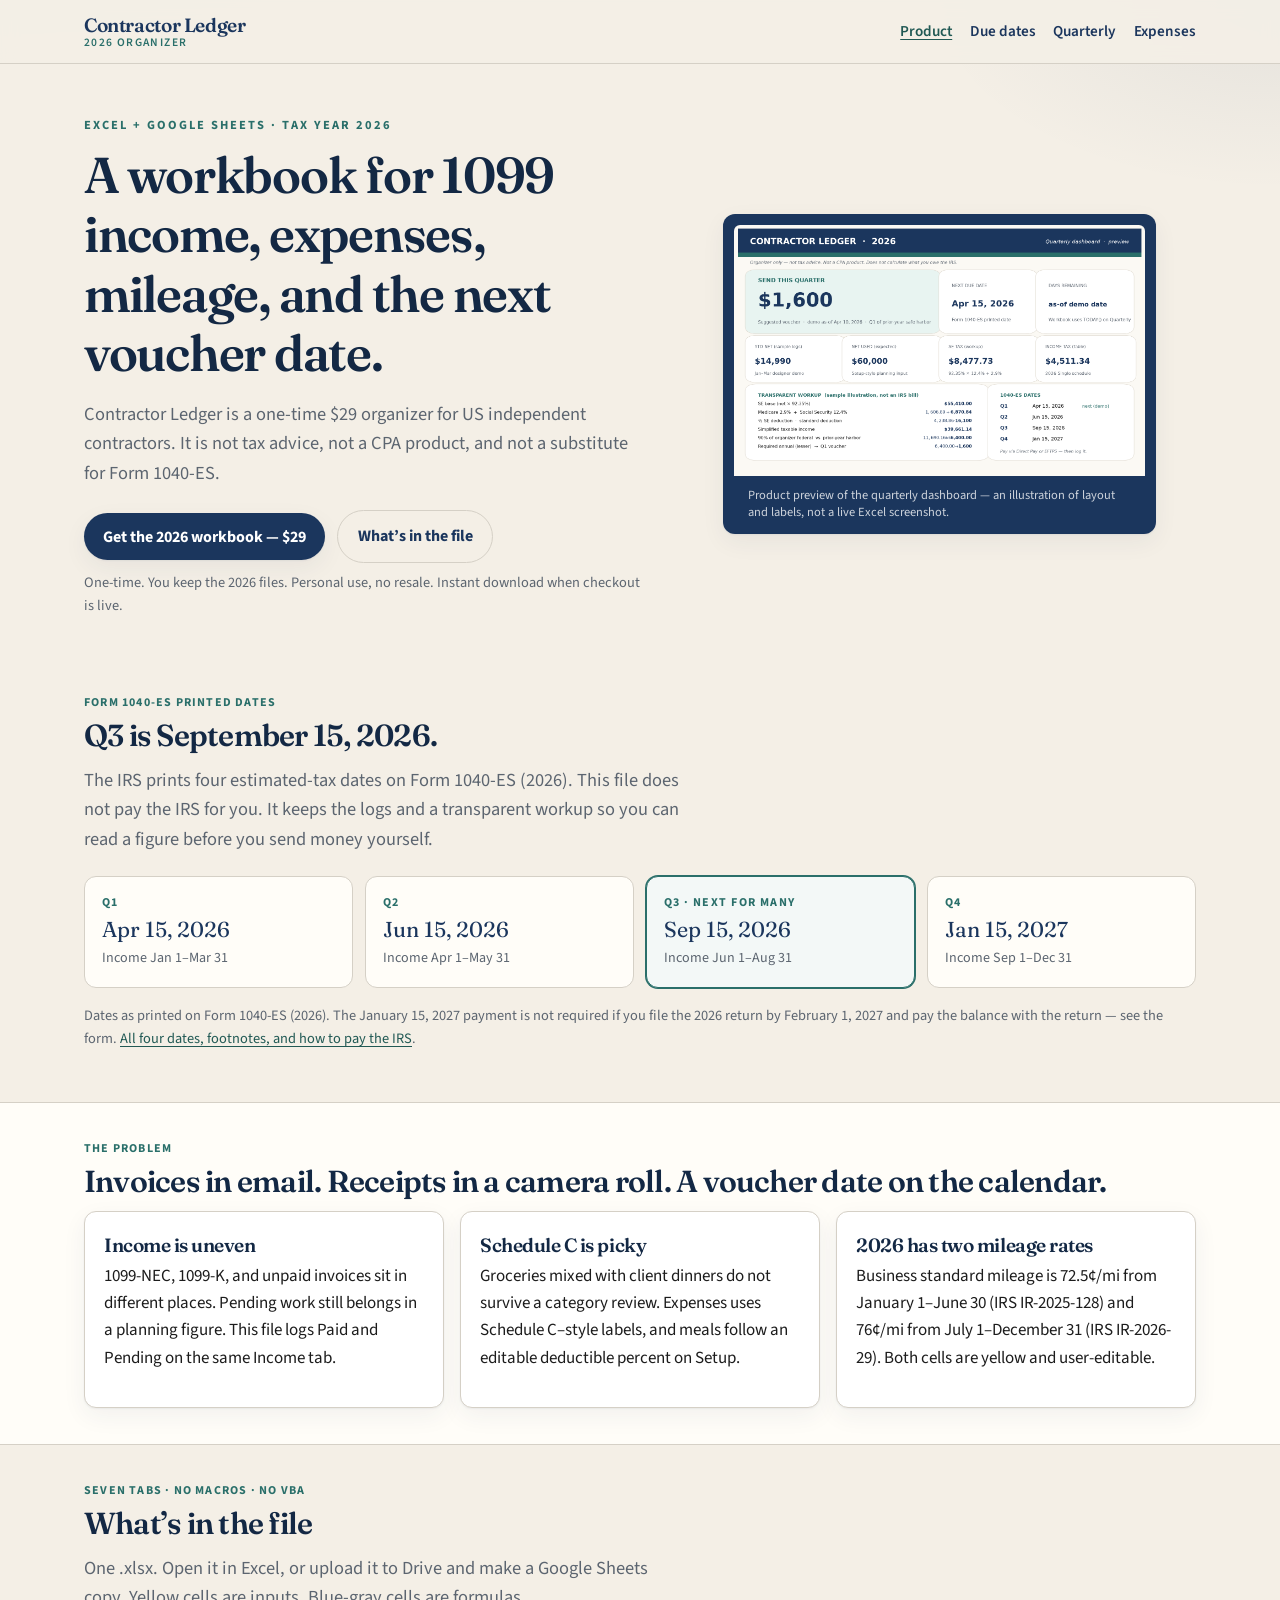
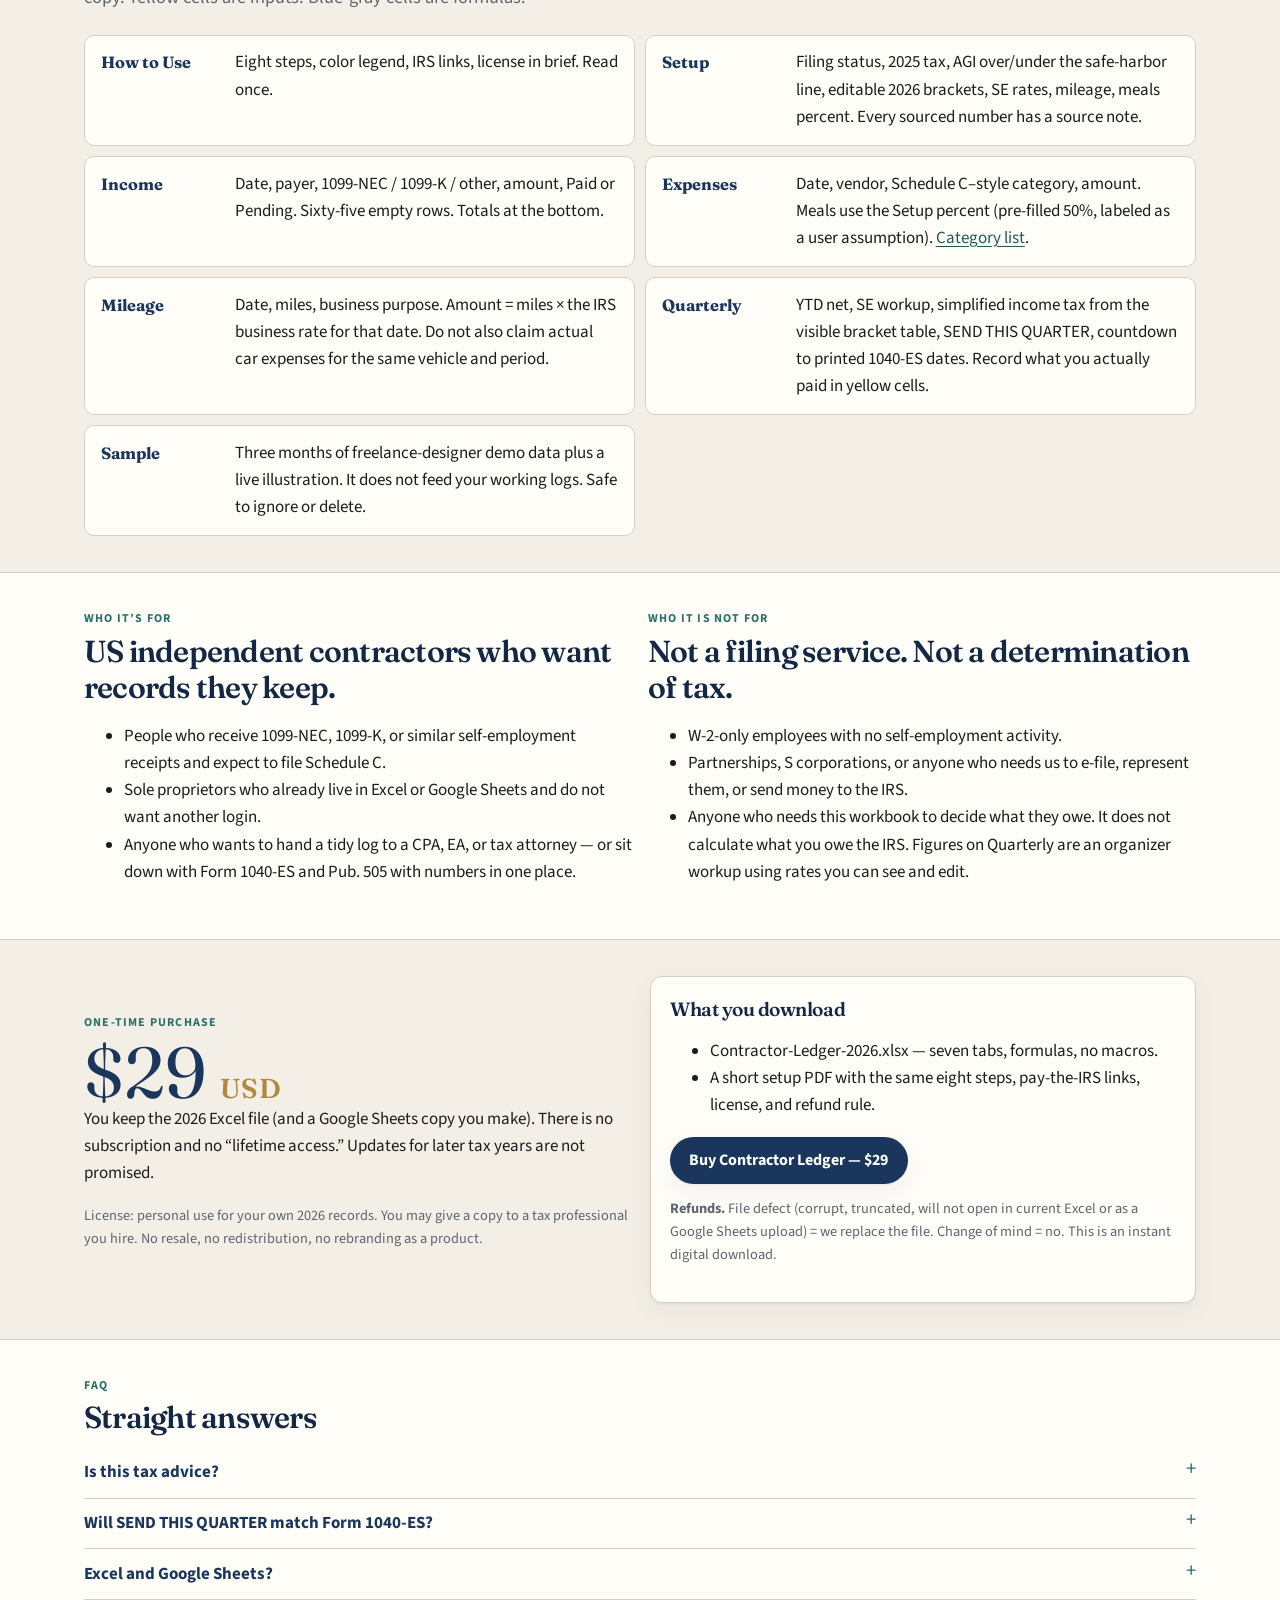
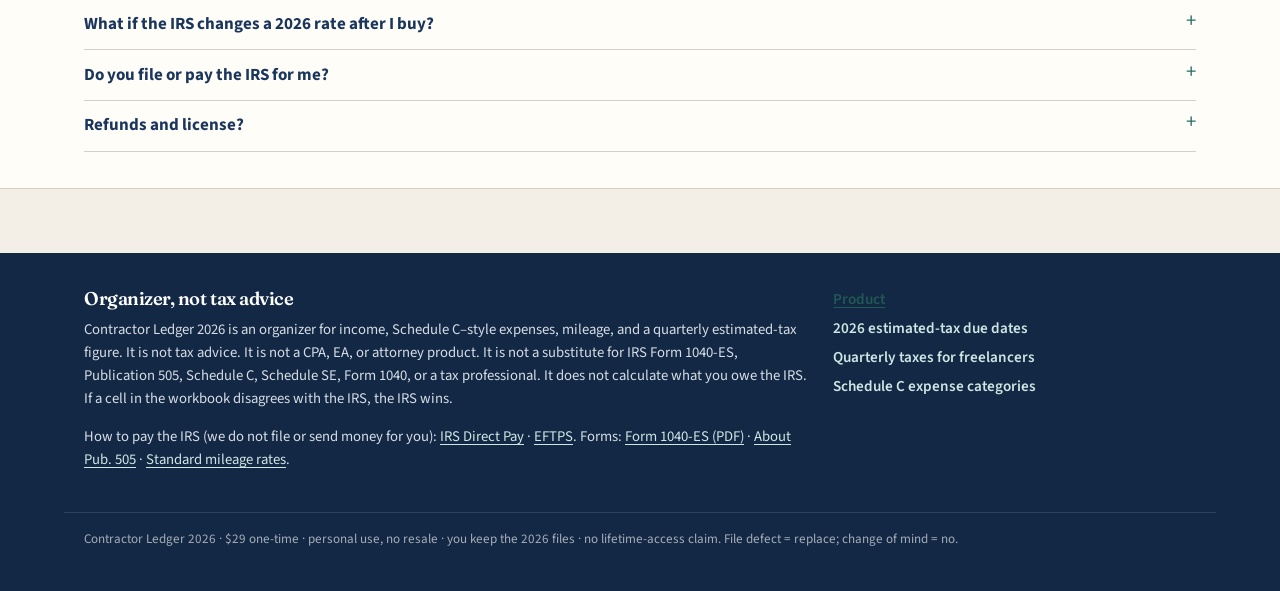
<file: index.html>
<!DOCTYPE html>
<html lang="en">
<head>
  <meta charset="utf-8">
  <meta name="viewport" content="width=device-width, initial-scale=1">
  <title>Contractor Ledger 2026 — 1099 income, expenses, mileage, quarterly organizer</title>
  <meta name="description" content="A $29 one-time Excel and Google Sheets workbook for US independent contractors. Log 1099 income, Schedule C–style expenses, mileage, and a quarterly estimated-tax figure. Organizer, not tax advice.">
  <link rel="icon" href="img/favicon.svg" type="image/svg+xml">
  <link rel="preconnect" href="https://fonts.googleapis.com">
  <link rel="preconnect" href="https://fonts.gstatic.com" crossorigin>
  <link href="https://fonts.googleapis.com/css2?family=Fraunces:opsz,wght@9..144,500;9..144,600;9..144,700&family=Source+Sans+3:ital,wght@0,400;0,600;0,700;1,400&display=swap" rel="stylesheet">
  <link rel="stylesheet" href="styles.css">
</head>
<body>
  <a class="skip" href="#main">Skip to content</a>
  <header class="site-header">
    <div class="header-inner">
      <a class="wordmark" href="index.html">
        <strong>Contractor Ledger</strong>
        <span>2026 organizer</span>
      </a>
      <nav aria-label="Primary">
        <a href="index.html" aria-current="page">Product</a>
        <a href="2026-estimated-tax-due-dates.html">Due dates</a>
        <a href="how-to-calculate-quarterly-taxes-freelancer.html">Quarterly</a>
        <a href="schedule-c-expense-categories.html">Expenses</a>
      </nav>
    </div>
  </header>

  <main id="main">
    <div class="wrap">
      <div class="hero">
        <div>
          <p class="eyebrow">Excel + Google Sheets · tax year 2026</p>
          <h1>A workbook for 1099 income, expenses, mileage, and the next voucher date.</h1>
          <p class="lede">Contractor Ledger is a one-time $29 organizer for US independent contractors. It is not tax advice, not a CPA product, and not a substitute for Form 1040-ES.</p>
          <div class="buy-wrap">
            <div class="btn-row">
              <button type="button" class="btn" data-buy>Get the 2026 workbook — $29</button>
              <a class="btn btn-ghost" href="#whats-in-the-file">What’s in the file</a>
            </div>
            <p class="fine">One-time. You keep the 2026 files. Personal use, no resale. Instant download when checkout is live.</p>
          </div>
        </div>
        <figure class="shot">
          <img src="img/dashboard.png" width="1492" height="911" alt="Product preview of the Contractor Ledger 2026 quarterly dashboard (illustration, not a live Excel screenshot).">
          <figcaption>Product preview of the quarterly dashboard — an illustration of layout and labels, not a live Excel screenshot.</figcaption>
        </figure>
      </div>
    </div>

    <section aria-labelledby="hook">
      <div class="wrap">
        <p class="kicker" id="hook">Form 1040-ES printed dates</p>
        <h2>Q3 is September 15, 2026.</h2>
        <p class="lede">The IRS prints four estimated-tax dates on Form 1040-ES (2026). This file does not pay the IRS for you. It keeps the logs and a transparent workup so you can read a figure before you send money yourself.</p>
        <div class="dates">
          <article class="date-card">
            <span class="q">Q1</span>
            <span class="when">Apr 15, 2026</span>
            <span class="period">Income Jan 1–Mar 31</span>
          </article>
          <article class="date-card">
            <span class="q">Q2</span>
            <span class="when">Jun 15, 2026</span>
            <span class="period">Income Apr 1–May 31</span>
          </article>
          <article class="date-card hook">
            <span class="q">Q3 · next for many</span>
            <span class="when">Sep 15, 2026</span>
            <span class="period">Income Jun 1–Aug 31</span>
          </article>
          <article class="date-card">
            <span class="q">Q4</span>
            <span class="when">Jan 15, 2027</span>
            <span class="period">Income Sep 1–Dec 31</span>
          </article>
        </div>
        <p class="fine" style="margin-top:1rem;">Dates as printed on Form 1040-ES (2026). The January 15, 2027 payment is not required if you file the 2026 return by February 1, 2027 and pay the balance with the return — see the form. <a href="2026-estimated-tax-due-dates.html">All four dates, footnotes, and how to pay the IRS</a>.</p>
      </div>
    </section>

    <section class="band" aria-labelledby="problem">
      <div class="wrap">
        <p class="kicker">The problem</p>
        <h2 id="problem">Invoices in email. Receipts in a camera roll. A voucher date on the calendar.</h2>
        <div class="card-grid cols-3">
          <article class="card">
            <h3>Income is uneven</h3>
            <p>1099-NEC, 1099-K, and unpaid invoices sit in different places. Pending work still belongs in a planning figure. This file logs Paid and Pending on the same Income tab.</p>
          </article>
          <article class="card">
            <h3>Schedule C is picky</h3>
            <p>Groceries mixed with client dinners do not survive a category review. Expenses uses Schedule C–style labels, and meals follow an editable deductible percent on Setup.</p>
          </article>
          <article class="card">
            <h3>2026 has two mileage rates</h3>
            <p>Business standard mileage is 72.5¢/mi from January 1–June 30 (IRS IR-2025-128) and 76¢/mi from July 1–December 31 (IRS IR-2026-29). Both cells are yellow and user-editable.</p>
          </article>
        </div>
      </div>
    </section>

    <section id="whats-in-the-file" aria-labelledby="tabs">
      <div class="wrap">
        <p class="kicker">Seven tabs · no macros · no VBA</p>
        <h2 id="tabs">What’s in the file</h2>
        <p class="lede">One .xlsx. Open it in Excel, or upload it to Drive and make a Google Sheets copy. Yellow cells are inputs. Blue-gray cells are formulas.</p>
        <div class="tab-list">
          <div class="tab-row"><strong>How to Use</strong><span>Eight steps, color legend, IRS links, license in brief. Read once.</span></div>
          <div class="tab-row"><strong>Setup</strong><span>Filing status, 2025 tax, AGI over/under the safe-harbor line, editable 2026 brackets, SE rates, mileage, meals percent. Every sourced number has a source note.</span></div>
          <div class="tab-row"><strong>Income</strong><span>Date, payer, 1099-NEC / 1099-K / other, amount, Paid or Pending. Sixty-five empty rows. Totals at the bottom.</span></div>
          <div class="tab-row"><strong>Expenses</strong><span>Date, vendor, Schedule C–style category, amount. Meals use the Setup percent (pre-filled 50%, labeled as a user assumption). <a href="schedule-c-expense-categories.html">Category list</a>.</span></div>
          <div class="tab-row"><strong>Mileage</strong><span>Date, miles, business purpose. Amount = miles × the IRS business rate for that date. Do not also claim actual car expenses for the same vehicle and period.</span></div>
          <div class="tab-row"><strong>Quarterly</strong><span>YTD net, SE workup, simplified income tax from the visible bracket table, SEND THIS QUARTER, countdown to printed 1040-ES dates. Record what you actually paid in yellow cells.</span></div>
          <div class="tab-row"><strong>Sample</strong><span>Three months of freelance-designer demo data plus a live illustration. It does not feed your working logs. Safe to ignore or delete.</span></div>
        </div>
      </div>
    </section>

    <section class="band" aria-labelledby="who">
      <div class="wrap">
        <div class="card-grid cols-2">
          <div>
            <p class="kicker">Who it’s for</p>
            <h2 id="who">US independent contractors who want records they keep.</h2>
            <ul>
              <li>People who receive 1099-NEC, 1099-K, or similar self-employment receipts and expect to file Schedule C.</li>
              <li>Sole proprietors who already live in Excel or Google Sheets and do not want another login.</li>
              <li>Anyone who wants to hand a tidy log to a CPA, EA, or tax attorney — or sit down with Form 1040-ES and Pub. 505 with numbers in one place.</li>
            </ul>
          </div>
          <div>
            <p class="kicker">Who it is not for</p>
            <h2>Not a filing service. Not a determination of tax.</h2>
            <ul>
              <li>W-2-only employees with no self-employment activity.</li>
              <li>Partnerships, S corporations, or anyone who needs us to e-file, represent them, or send money to the IRS.</li>
              <li>Anyone who needs this workbook to decide what they owe. It does not calculate what you owe the IRS. Figures on Quarterly are an organizer workup using rates you can see and edit.</li>
            </ul>
          </div>
        </div>
      </div>
    </section>

    <section aria-labelledby="buy">
      <div class="wrap">
        <div class="price-block">
          <div>
            <p class="kicker" id="buy">One-time purchase</p>
            <p class="price-num">$29 <span>USD</span></p>
            <p>You keep the 2026 Excel file (and a Google Sheets copy you make). There is no subscription and no “lifetime access.” Updates for later tax years are not promised.</p>
            <p class="fine">License: personal use for your own 2026 records. You may give a copy to a tax professional you hire. No resale, no redistribution, no rebranding as a product.</p>
          </div>
          <div class="card">
            <h3>What you download</h3>
            <ul>
              <li>Contractor-Ledger-2026.xlsx — seven tabs, formulas, no macros.</li>
              <li>A short setup PDF with the same eight steps, pay-the-IRS links, license, and refund rule.</li>
            </ul>
            <div class="buy-wrap">
              <button type="button" class="btn" data-buy>Buy Contractor Ledger — $29</button>
            </div>
            <p class="fine" style="margin-top:0.85rem;"><strong>Refunds.</strong> File defect (corrupt, truncated, will not open in current Excel or as a Google Sheets upload) = we replace the file. Change of mind = no. This is an instant digital download.</p>
          </div>
        </div>
      </div>
    </section>

    <section class="band" aria-labelledby="faq">
      <div class="wrap">
        <p class="kicker">FAQ</p>
        <h2 id="faq">Straight answers</h2>
        <div class="faq">
          <details>
            <summary>Is this tax advice?</summary>
            <p>No. Nothing on this site or in the workbook is legal, tax, or accounting advice. We are not your CPA, EA, or attorney. We do not prepare returns and we do not represent you before the IRS. Use Form 1040-ES, Pub. 505, and a tax professional.</p>
          </details>
          <details>
            <summary>Will SEND THIS QUARTER match Form 1040-ES?</summary>
            <p>Not necessarily, and we do not claim it will. The workbook omits QBID, Additional Medicare Tax, NIIT, AMT, most credits, self-employed health insurance, retirement contributions (unless you type a number into Other deductions), annualized-income installments, and several other items. Required annual in the file follows the lesser of a 90% current-year path and a 100%/110% prior-year path as a convenience. That is not your IRS bill. <a href="how-to-calculate-quarterly-taxes-freelancer.html">How the workup is structured</a>.</p>
          </details>
          <details>
            <summary>Excel and Google Sheets?</summary>
            <p>Yes. Excel: open the .xlsx, then File → Save As a working copy. Google Sheets: upload to Drive, open, then File → Make a copy. Named ranges, SUMIF, and SUMPRODUCT are Sheets-safe. Sheet protection may not transfer; yellow still means type, blue-gray still means formula. No macros and no VBA.</p>
          </details>
          <details>
            <summary>What if the IRS changes a 2026 rate after I buy?</summary>
            <p>Edit the yellow cells on Setup. Mileage, brackets, the Social Security wage base, and the standard deduction are not hidden in code. Mileage sources: IRS IR-2025-128 (72.5¢, Jan 1–Jun 30 2026) and IRS IR-2026-29 (76¢, Jul 1–Dec 31 2026), both user-editable.</p>
          </details>
          <details>
            <summary>Do you file or pay the IRS for me?</summary>
            <p>No. When you decide to pay estimated tax, pay the IRS yourself. Two electronic options the IRS describes: <a href="https://www.irs.gov/payments/direct-pay">IRS Direct Pay</a> and <a href="https://www.eftps.gov/">EFTPS</a>. Those links are how to pay the IRS, not a filing service we operate.</p>
          </details>
          <details>
            <summary>Refunds and license?</summary>
            <p>File defect = replace. Change of mind = no, because this is an instant download. Personal use, no resale. You may keep archival copies and share a copy with a tax pro you hire for your own 2026 return. Do not post the file or sell copies.</p>
          </details>
        </div>
      </div>
    </section>
  </main>

  <footer class="disclaimer">
    <div class="wrap cols">
      <div>
        <h2>Organizer, not tax advice</h2>
        <p>Contractor Ledger 2026 is an organizer for income, Schedule C–style expenses, mileage, and a quarterly estimated-tax figure. It is not tax advice. It is not a CPA, EA, or attorney product. It is not a substitute for IRS Form 1040-ES, Publication 505, Schedule C, Schedule SE, Form 1040, or a tax professional. It does not calculate what you owe the IRS. If a cell in the workbook disagrees with the IRS, the IRS wins.</p>
        <p>How to pay the IRS (we do not file or send money for you): <a href="https://www.irs.gov/payments/direct-pay">IRS Direct Pay</a> · <a href="https://www.eftps.gov/">EFTPS</a>. Forms: <a href="https://www.irs.gov/pub/irs-pdf/f1040es.pdf">Form 1040-ES (PDF)</a> · <a href="https://www.irs.gov/forms-pubs/about-publication-505">About Pub. 505</a> · <a href="https://www.irs.gov/tax-professionals/standard-mileage-rates">Standard mileage rates</a>.</p>
      </div>
      <nav class="foot-nav" aria-label="Footer">
        <a href="index.html" aria-current="page">Product</a>
        <a href="2026-estimated-tax-due-dates.html">2026 estimated-tax due dates</a>
        <a href="how-to-calculate-quarterly-taxes-freelancer.html">Quarterly taxes for freelancers</a>
        <a href="schedule-c-expense-categories.html">Schedule C expense categories</a>
      </nav>
    </div>
    <div class="wrap legal">
      Contractor Ledger 2026 · $29 one-time · personal use, no resale · you keep the 2026 files · no lifetime-access claim. File defect = replace; change of mind = no.
    </div>
  </footer>
  <script src="config.js"></script>
  <script src="site.js"></script>
</body>
</html>
</file>
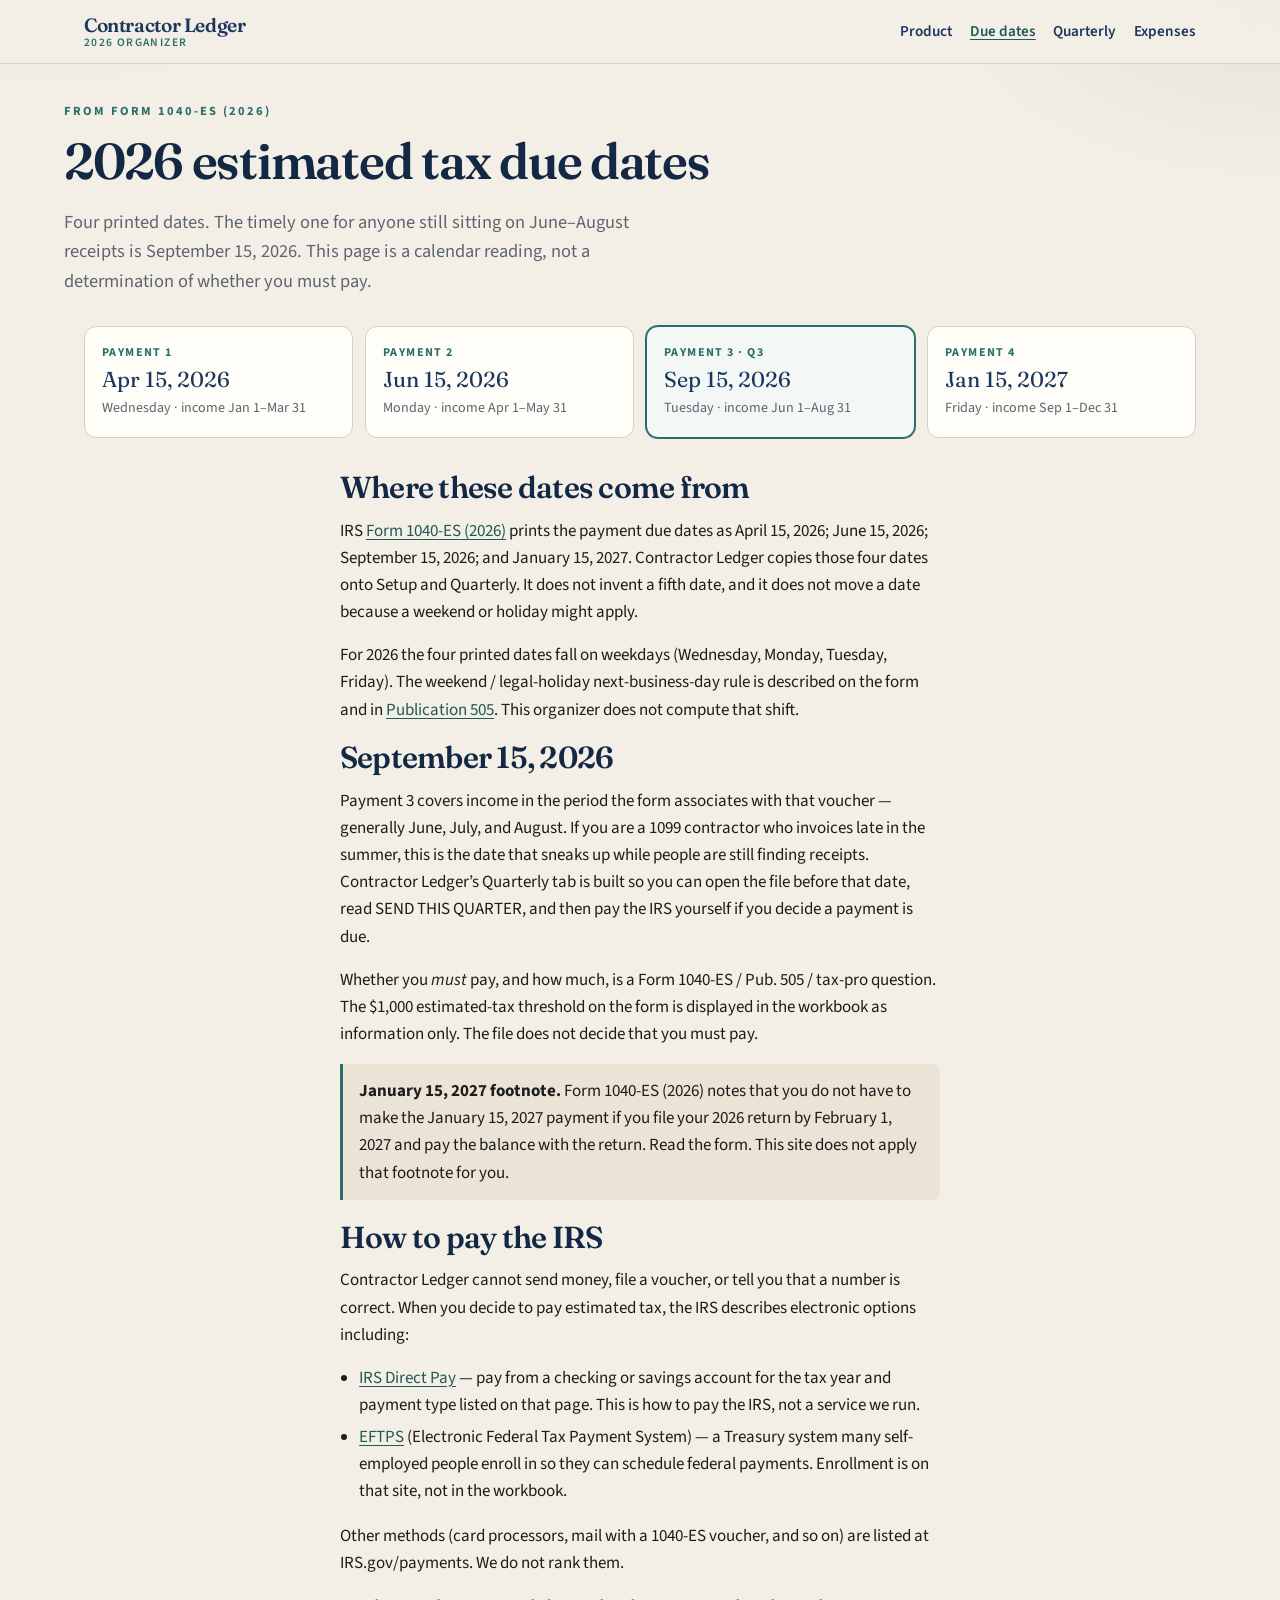
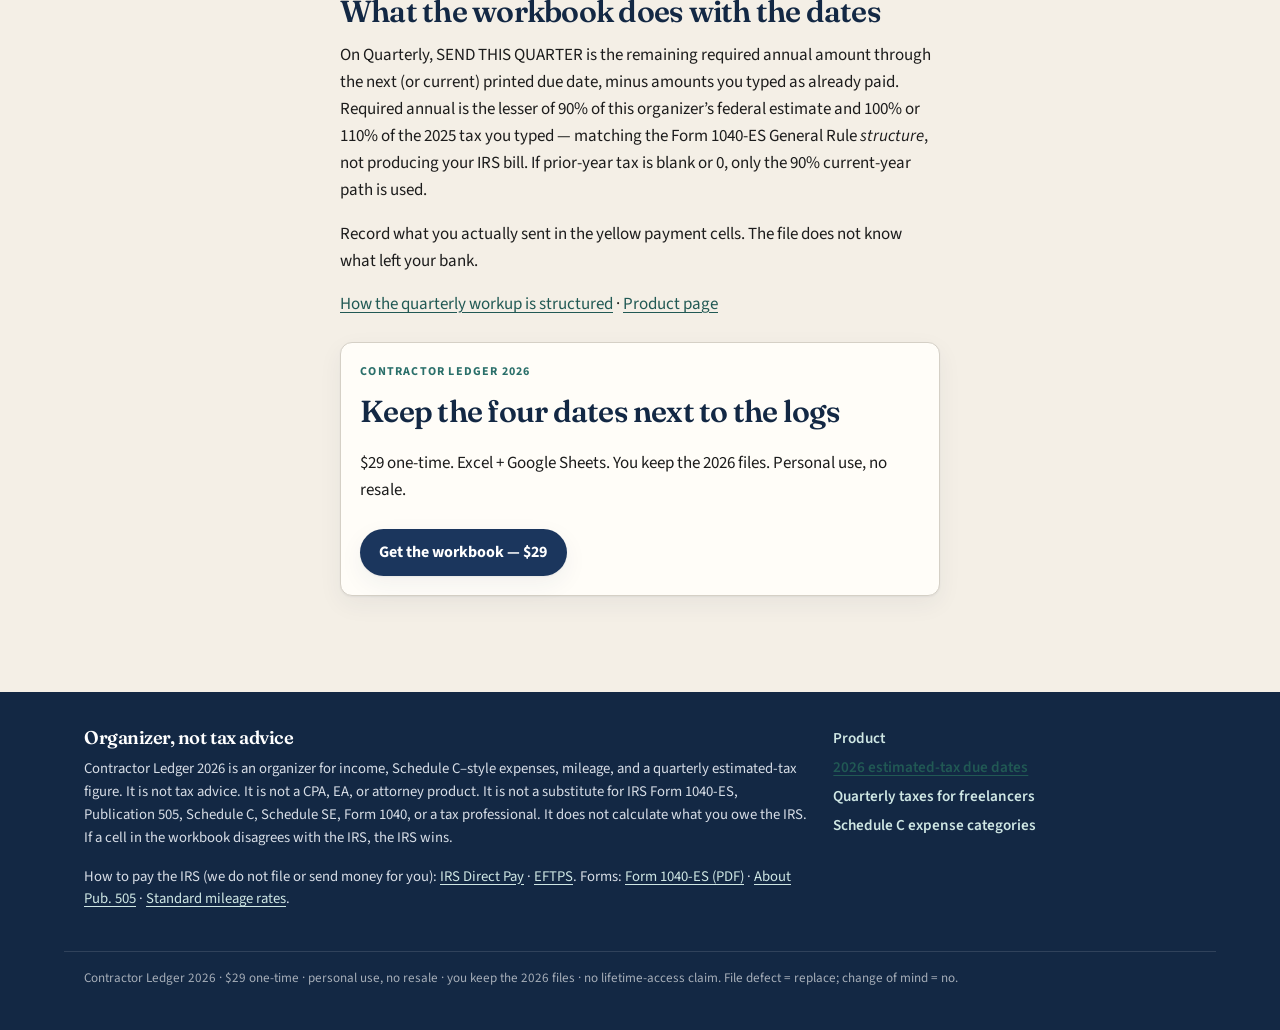
<file: 2026-estimated-tax-due-dates.html>
<!DOCTYPE html>
<html lang="en">
<head>
  <meta charset="utf-8">
  <meta name="viewport" content="width=device-width, initial-scale=1">
  <title>2026 estimated tax due dates — Form 1040-ES printed dates</title>
  <meta name="description" content="2026 US estimated-tax voucher dates as printed on IRS Form 1040-ES: April 15, June 15, September 15, 2026, and January 15, 2027. How to pay the IRS. Organizer, not tax advice.">
  <link rel="icon" href="img/favicon.svg" type="image/svg+xml">
  <link rel="preconnect" href="https://fonts.googleapis.com">
  <link rel="preconnect" href="https://fonts.gstatic.com" crossorigin>
  <link href="https://fonts.googleapis.com/css2?family=Fraunces:opsz,wght@9..144,500;9..144,600;9..144,700&family=Source+Sans+3:ital,wght@0,400;0,600;0,700;1,400&display=swap" rel="stylesheet">
  <link rel="stylesheet" href="styles.css">
</head>
<body>
  <a class="skip" href="#main">Skip to content</a>
  <header class="site-header">
    <div class="header-inner">
      <a class="wordmark" href="index.html">
        <strong>Contractor Ledger</strong>
        <span>2026 organizer</span>
      </a>
      <nav aria-label="Primary">
        <a href="index.html">Product</a>
        <a href="2026-estimated-tax-due-dates.html" aria-current="page">Due dates</a>
        <a href="how-to-calculate-quarterly-taxes-freelancer.html">Quarterly</a>
        <a href="schedule-c-expense-categories.html">Expenses</a>
      </nav>
    </div>
  </header>

  <main id="main">
    <div class="wrap article-hero">
      <p class="eyebrow">From Form 1040-ES (2026)</p>
      <h1>2026 estimated tax due dates</h1>
      <p class="lede">Four printed dates. The timely one for anyone still sitting on June–August receipts is September 15, 2026. This page is a calendar reading, not a determination of whether you must pay.</p>
    </div>

    <div class="wrap" style="padding-bottom:1.5rem;">
      <div class="dates">
        <article class="date-card">
          <span class="q">Payment 1</span>
          <span class="when">Apr 15, 2026</span>
          <span class="period">Wednesday · income Jan 1–Mar 31</span>
        </article>
        <article class="date-card">
          <span class="q">Payment 2</span>
          <span class="when">Jun 15, 2026</span>
          <span class="period">Monday · income Apr 1–May 31</span>
        </article>
        <article class="date-card hook">
          <span class="q">Payment 3 · Q3</span>
          <span class="when">Sep 15, 2026</span>
          <span class="period">Tuesday · income Jun 1–Aug 31</span>
        </article>
        <article class="date-card">
          <span class="q">Payment 4</span>
          <span class="when">Jan 15, 2027</span>
          <span class="period">Friday · income Sep 1–Dec 31</span>
        </article>
      </div>
    </div>

    <div class="wrap article">
      <h2>Where these dates come from</h2>
      <p>IRS <a href="https://www.irs.gov/pub/irs-pdf/f1040es.pdf">Form 1040-ES (2026)</a> prints the payment due dates as April 15, 2026; June 15, 2026; September 15, 2026; and January 15, 2027. Contractor Ledger copies those four dates onto Setup and Quarterly. It does not invent a fifth date, and it does not move a date because a weekend or holiday might apply.</p>
      <p>For 2026 the four printed dates fall on weekdays (Wednesday, Monday, Tuesday, Friday). The weekend / legal-holiday next-business-day rule is described on the form and in <a href="https://www.irs.gov/forms-pubs/about-publication-505">Publication 505</a>. This organizer does not compute that shift.</p>

      <h2>September 15, 2026</h2>
      <p>Payment 3 covers income in the period the form associates with that voucher — generally June, July, and August. If you are a 1099 contractor who invoices late in the summer, this is the date that sneaks up while people are still finding receipts. Contractor Ledger’s Quarterly tab is built so you can open the file before that date, read SEND THIS QUARTER, and then pay the IRS yourself if you decide a payment is due.</p>
      <p>Whether you <em>must</em> pay, and how much, is a Form 1040-ES / Pub. 505 / tax-pro question. The $1,000 estimated-tax threshold on the form is displayed in the workbook as information only. The file does not decide that you must pay.</p>

      <div class="note">
        <strong>January 15, 2027 footnote.</strong> Form 1040-ES (2026) notes that you do not have to make the January 15, 2027 payment if you file your 2026 return by February 1, 2027 and pay the balance with the return. Read the form. This site does not apply that footnote for you.
      </div>

      <h2>How to pay the IRS</h2>
      <p>Contractor Ledger cannot send money, file a voucher, or tell you that a number is correct. When you decide to pay estimated tax, the IRS describes electronic options including:</p>
      <ul>
        <li><a href="https://www.irs.gov/payments/direct-pay">IRS Direct Pay</a> — pay from a checking or savings account for the tax year and payment type listed on that page. This is how to pay the IRS, not a service we run.</li>
        <li><a href="https://www.eftps.gov/">EFTPS</a> (Electronic Federal Tax Payment System) — a Treasury system many self-employed people enroll in so they can schedule federal payments. Enrollment is on that site, not in the workbook.</li>
      </ul>
      <p>Other methods (card processors, mail with a 1040-ES voucher, and so on) are listed at IRS.gov/payments. We do not rank them.</p>

      <h2>What the workbook does with the dates</h2>
      <p>On Quarterly, SEND THIS QUARTER is the remaining required annual amount through the next (or current) printed due date, minus amounts you typed as already paid. Required annual is the lesser of 90% of this organizer’s federal estimate and 100% or 110% of the 2025 tax you typed — matching the Form 1040-ES General Rule <em>structure</em>, not producing your IRS bill. If prior-year tax is blank or 0, only the 90% current-year path is used.</p>
      <p>Record what you actually sent in the yellow payment cells. The file does not know what left your bank.</p>
      <p><a href="how-to-calculate-quarterly-taxes-freelancer.html">How the quarterly workup is structured</a> · <a href="index.html">Product page</a></p>

      <div class="card buy-wrap" style="margin:1.5rem 0 2rem;">
        <p class="kicker">Contractor Ledger 2026</p>
        <h2>Keep the four dates next to the logs</h2>
        <p>$29 one-time. Excel + Google Sheets. You keep the 2026 files. Personal use, no resale.</p>
        <button type="button" class="btn" data-buy>Get the workbook — $29</button>
      </div>
    </div>
  </main>

  <footer class="disclaimer">
    <div class="wrap cols">
      <div>
        <h2>Organizer, not tax advice</h2>
        <p>Contractor Ledger 2026 is an organizer for income, Schedule C–style expenses, mileage, and a quarterly estimated-tax figure. It is not tax advice. It is not a CPA, EA, or attorney product. It is not a substitute for IRS Form 1040-ES, Publication 505, Schedule C, Schedule SE, Form 1040, or a tax professional. It does not calculate what you owe the IRS. If a cell in the workbook disagrees with the IRS, the IRS wins.</p>
        <p>How to pay the IRS (we do not file or send money for you): <a href="https://www.irs.gov/payments/direct-pay">IRS Direct Pay</a> · <a href="https://www.eftps.gov/">EFTPS</a>. Forms: <a href="https://www.irs.gov/pub/irs-pdf/f1040es.pdf">Form 1040-ES (PDF)</a> · <a href="https://www.irs.gov/forms-pubs/about-publication-505">About Pub. 505</a> · <a href="https://www.irs.gov/tax-professionals/standard-mileage-rates">Standard mileage rates</a>.</p>
      </div>
      <nav class="foot-nav" aria-label="Footer">
        <a href="index.html">Product</a>
        <a href="2026-estimated-tax-due-dates.html" aria-current="page">2026 estimated-tax due dates</a>
        <a href="how-to-calculate-quarterly-taxes-freelancer.html">Quarterly taxes for freelancers</a>
        <a href="schedule-c-expense-categories.html">Schedule C expense categories</a>
      </nav>
    </div>
    <div class="wrap legal">
      Contractor Ledger 2026 · $29 one-time · personal use, no resale · you keep the 2026 files · no lifetime-access claim. File defect = replace; change of mind = no.
    </div>
  </footer>
  <script src="config.js"></script>
  <script src="site.js"></script>
</body>
</html>
</file>
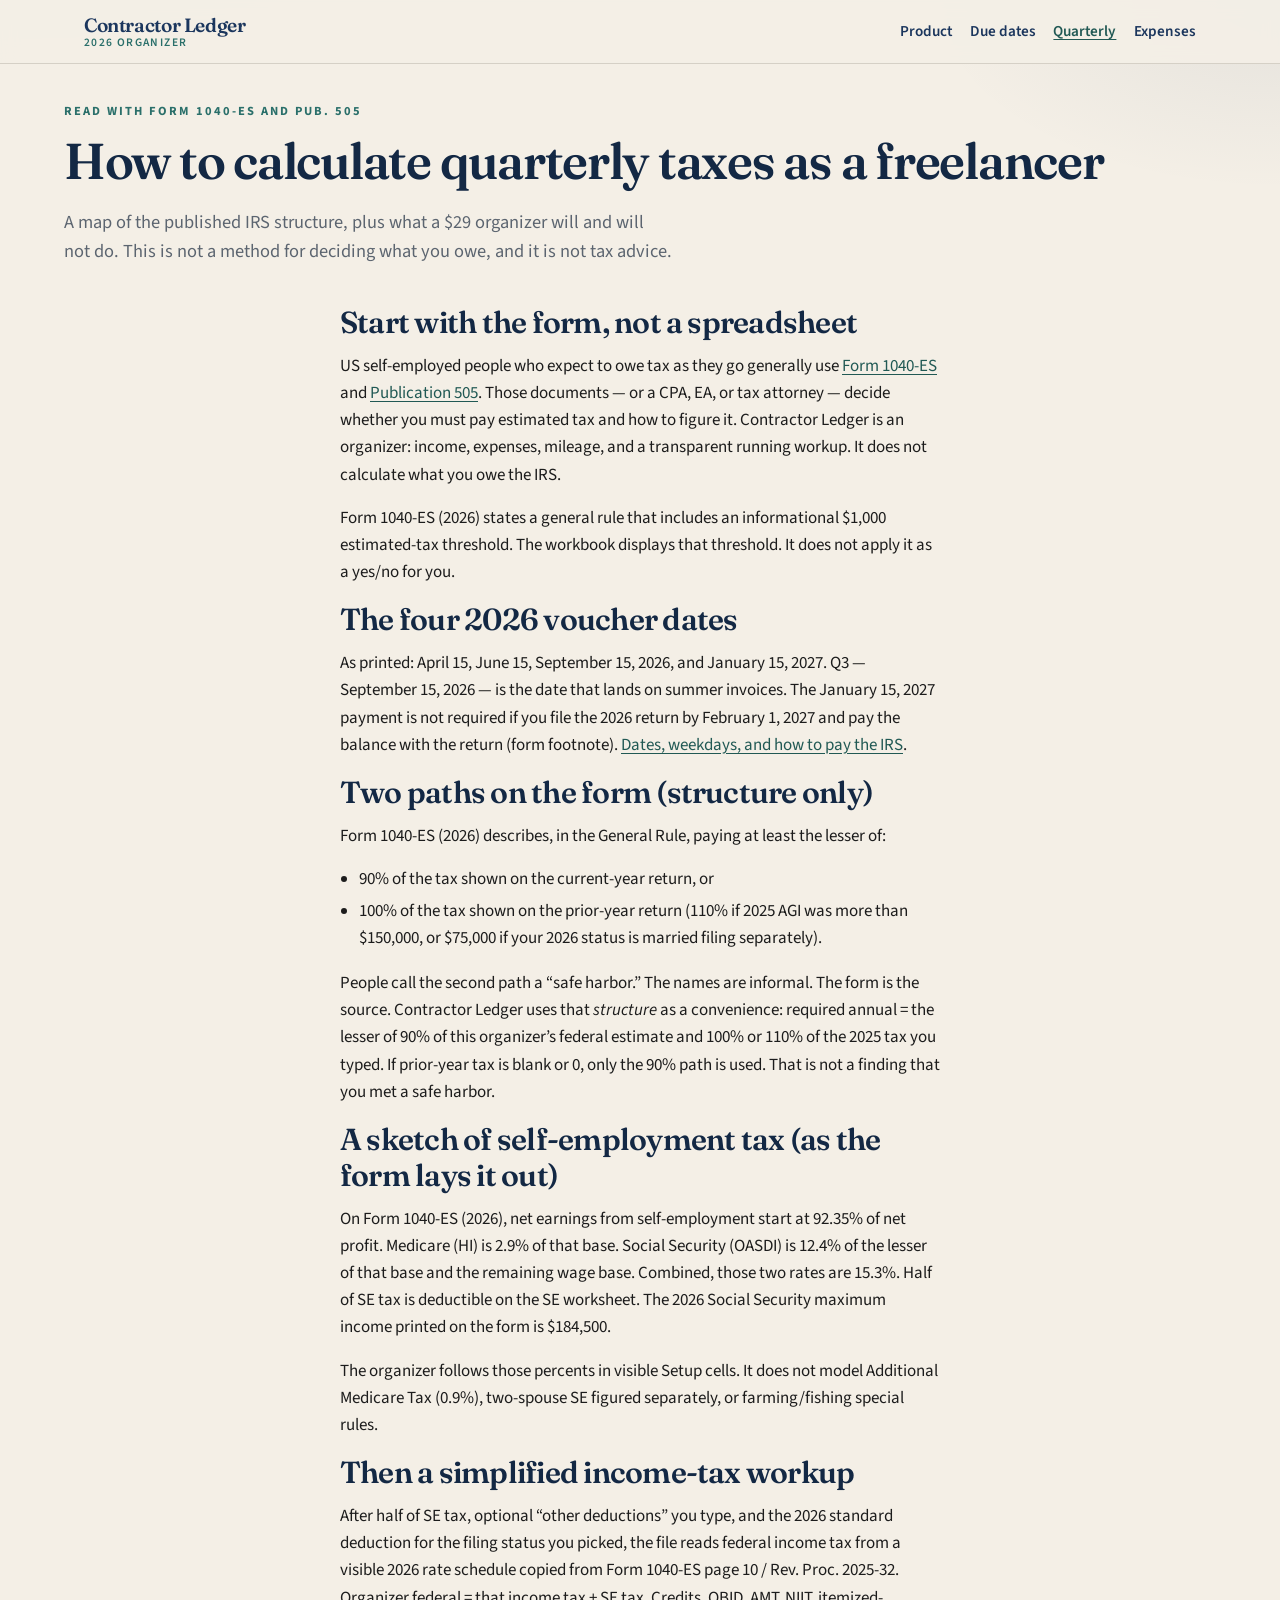
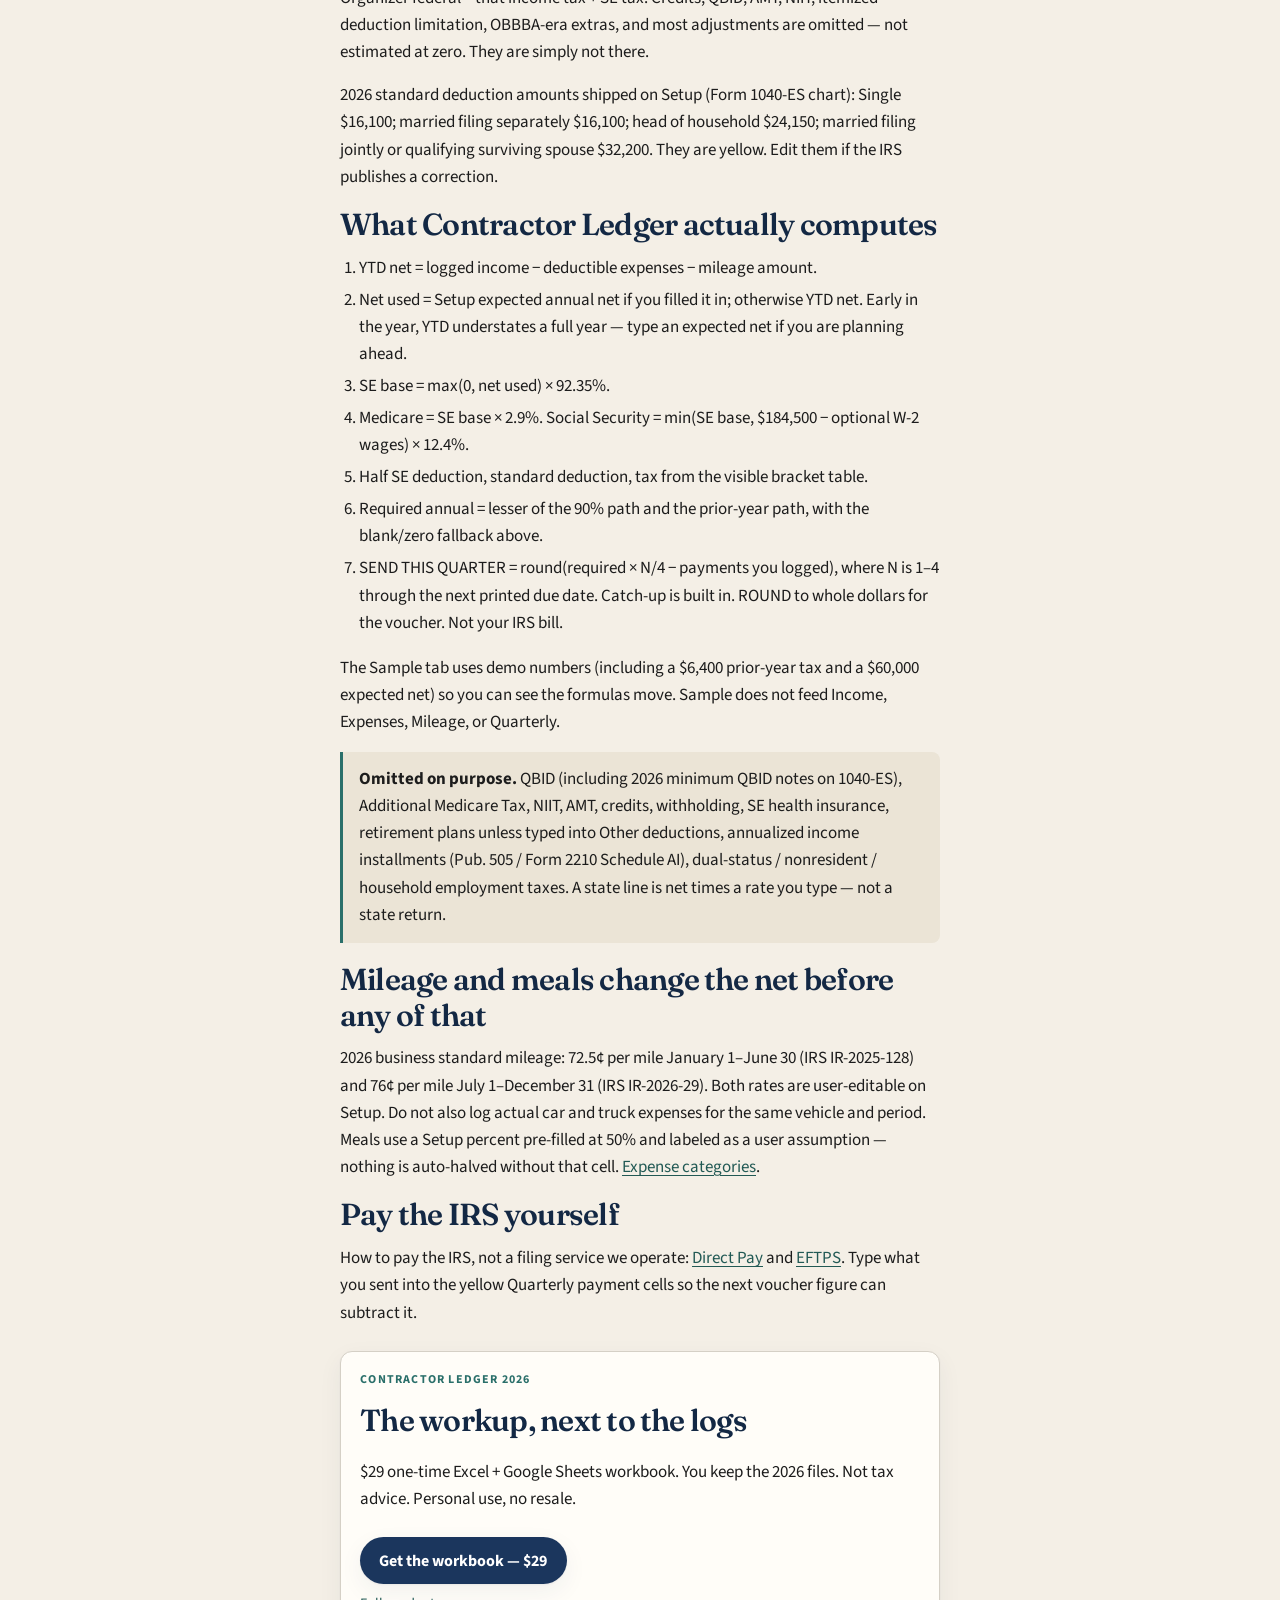
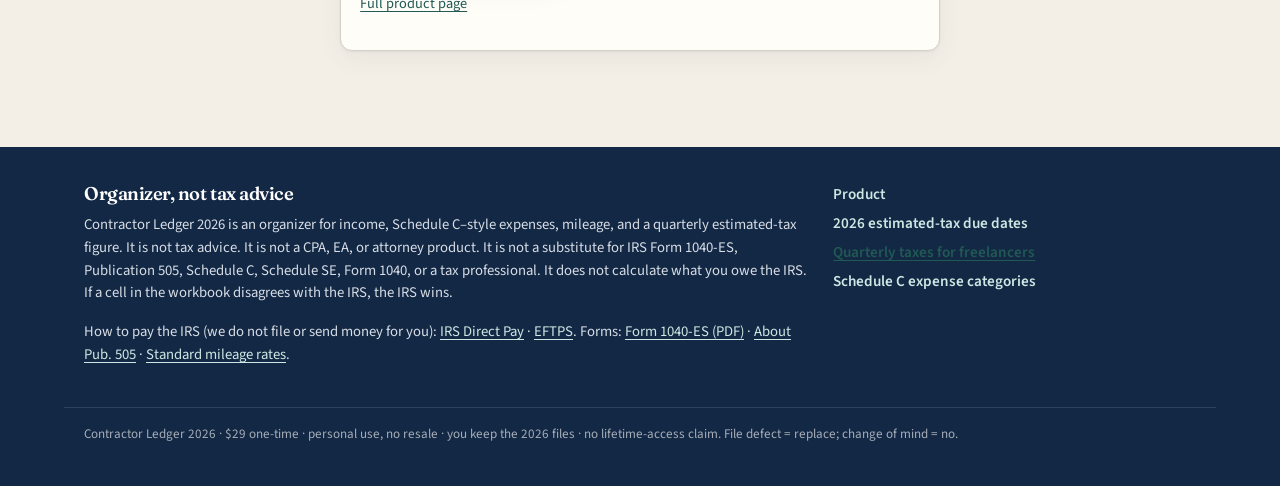
<file: how-to-calculate-quarterly-taxes-freelancer.html>
<!DOCTYPE html>
<html lang="en">
<head>
  <meta charset="utf-8">
  <meta name="viewport" content="width=device-width, initial-scale=1">
  <title>How to calculate quarterly taxes as a freelancer — organizer notes, not advice</title>
  <meta name="description" content="How US freelancers typically approach quarterly estimated tax: Form 1040-ES dates, the 90% / safe-harbor structure, SE tax sketch, and what Contractor Ledger’s workup includes and omits. Not tax advice.">
  <link rel="icon" href="img/favicon.svg" type="image/svg+xml">
  <link rel="preconnect" href="https://fonts.googleapis.com">
  <link rel="preconnect" href="https://fonts.gstatic.com" crossorigin>
  <link href="https://fonts.googleapis.com/css2?family=Fraunces:opsz,wght@9..144,500;9..144,600;9..144,700&family=Source+Sans+3:ital,wght@0,400;0,600;0,700;1,400&display=swap" rel="stylesheet">
  <link rel="stylesheet" href="styles.css">
</head>
<body>
  <a class="skip" href="#main">Skip to content</a>
  <header class="site-header">
    <div class="header-inner">
      <a class="wordmark" href="index.html">
        <strong>Contractor Ledger</strong>
        <span>2026 organizer</span>
      </a>
      <nav aria-label="Primary">
        <a href="index.html">Product</a>
        <a href="2026-estimated-tax-due-dates.html">Due dates</a>
        <a href="how-to-calculate-quarterly-taxes-freelancer.html" aria-current="page">Quarterly</a>
        <a href="schedule-c-expense-categories.html">Expenses</a>
      </nav>
    </div>
  </header>

  <main id="main">
    <div class="wrap article-hero">
      <p class="eyebrow">Read with Form 1040-ES and Pub. 505</p>
      <h1>How to calculate quarterly taxes as a freelancer</h1>
      <p class="lede">A map of the published IRS structure, plus what a $29 organizer will and will not do. This is not a method for deciding what you owe, and it is not tax advice.</p>
    </div>

    <div class="wrap article">
      <h2>Start with the form, not a spreadsheet</h2>
      <p>US self-employed people who expect to owe tax as they go generally use <a href="https://www.irs.gov/pub/irs-pdf/f1040es.pdf">Form 1040-ES</a> and <a href="https://www.irs.gov/forms-pubs/about-publication-505">Publication 505</a>. Those documents — or a CPA, EA, or tax attorney — decide whether you must pay estimated tax and how to figure it. Contractor Ledger is an organizer: income, expenses, mileage, and a transparent running workup. It does not calculate what you owe the IRS.</p>
      <p>Form 1040-ES (2026) states a general rule that includes an informational $1,000 estimated-tax threshold. The workbook displays that threshold. It does not apply it as a yes/no for you.</p>

      <h2>The four 2026 voucher dates</h2>
      <p>As printed: April 15, June 15, September 15, 2026, and January 15, 2027. Q3 — September 15, 2026 — is the date that lands on summer invoices. The January 15, 2027 payment is not required if you file the 2026 return by February 1, 2027 and pay the balance with the return (form footnote). <a href="2026-estimated-tax-due-dates.html">Dates, weekdays, and how to pay the IRS</a>.</p>

      <h2>Two paths on the form (structure only)</h2>
      <p>Form 1040-ES (2026) describes, in the General Rule, paying at least the lesser of:</p>
      <ul>
        <li>90% of the tax shown on the current-year return, or</li>
        <li>100% of the tax shown on the prior-year return (110% if 2025 AGI was more than $150,000, or $75,000 if your 2026 status is married filing separately).</li>
      </ul>
      <p>People call the second path a “safe harbor.” The names are informal. The form is the source. Contractor Ledger uses that <em>structure</em> as a convenience: required annual = the lesser of 90% of this organizer’s federal estimate and 100% or 110% of the 2025 tax you typed. If prior-year tax is blank or 0, only the 90% path is used. That is not a finding that you met a safe harbor.</p>

      <h2>A sketch of self-employment tax (as the form lays it out)</h2>
      <p>On Form 1040-ES (2026), net earnings from self-employment start at 92.35% of net profit. Medicare (HI) is 2.9% of that base. Social Security (OASDI) is 12.4% of the lesser of that base and the remaining wage base. Combined, those two rates are 15.3%. Half of SE tax is deductible on the SE worksheet. The 2026 Social Security maximum income printed on the form is $184,500.</p>
      <p>The organizer follows those percents in visible Setup cells. It does not model Additional Medicare Tax (0.9%), two-spouse SE figured separately, or farming/fishing special rules.</p>

      <h2>Then a simplified income-tax workup</h2>
      <p>After half of SE tax, optional “other deductions” you type, and the 2026 standard deduction for the filing status you picked, the file reads federal income tax from a visible 2026 rate schedule copied from Form 1040-ES page 10 / Rev. Proc. 2025-32. Organizer federal = that income tax + SE tax. Credits, QBID, AMT, NIIT, itemized-deduction limitation, OBBBA-era extras, and most adjustments are omitted — not estimated at zero. They are simply not there.</p>
      <p>2026 standard deduction amounts shipped on Setup (Form 1040-ES chart): Single $16,100; married filing separately $16,100; head of household $24,150; married filing jointly or qualifying surviving spouse $32,200. They are yellow. Edit them if the IRS publishes a correction.</p>

      <h2>What Contractor Ledger actually computes</h2>
      <ol>
        <li>YTD net = logged income − deductible expenses − mileage amount.</li>
        <li>Net used = Setup expected annual net if you filled it in; otherwise YTD net. Early in the year, YTD understates a full year — type an expected net if you are planning ahead.</li>
        <li>SE base = max(0, net used) × 92.35%.</li>
        <li>Medicare = SE base × 2.9%. Social Security = min(SE base, $184,500 − optional W-2 wages) × 12.4%.</li>
        <li>Half SE deduction, standard deduction, tax from the visible bracket table.</li>
        <li>Required annual = lesser of the 90% path and the prior-year path, with the blank/zero fallback above.</li>
        <li>SEND THIS QUARTER = round(required × N/4 − payments you logged), where N is 1–4 through the next printed due date. Catch-up is built in. ROUND to whole dollars for the voucher. Not your IRS bill.</li>
      </ol>
      <p>The Sample tab uses demo numbers (including a $6,400 prior-year tax and a $60,000 expected net) so you can see the formulas move. Sample does not feed Income, Expenses, Mileage, or Quarterly.</p>

      <div class="note">
        <strong>Omitted on purpose.</strong> QBID (including 2026 minimum QBID notes on 1040-ES), Additional Medicare Tax, NIIT, AMT, credits, withholding, SE health insurance, retirement plans unless typed into Other deductions, annualized income installments (Pub. 505 / Form 2210 Schedule AI), dual-status / nonresident / household employment taxes. A state line is net times a rate you type — not a state return.
      </div>

      <h2>Mileage and meals change the net before any of that</h2>
      <p>2026 business standard mileage: 72.5¢ per mile January 1–June 30 (IRS IR-2025-128) and 76¢ per mile July 1–December 31 (IRS IR-2026-29). Both rates are user-editable on Setup. Do not also log actual car and truck expenses for the same vehicle and period. Meals use a Setup percent pre-filled at 50% and labeled as a user assumption — nothing is auto-halved without that cell. <a href="schedule-c-expense-categories.html">Expense categories</a>.</p>

      <h2>Pay the IRS yourself</h2>
      <p>How to pay the IRS, not a filing service we operate: <a href="https://www.irs.gov/payments/direct-pay">Direct Pay</a> and <a href="https://www.eftps.gov/">EFTPS</a>. Type what you sent into the yellow Quarterly payment cells so the next voucher figure can subtract it.</p>

      <div class="card buy-wrap" style="margin:1.5rem 0 2rem;">
        <p class="kicker">Contractor Ledger 2026</p>
        <h2>The workup, next to the logs</h2>
        <p>$29 one-time Excel + Google Sheets workbook. You keep the 2026 files. Not tax advice. Personal use, no resale.</p>
        <button type="button" class="btn" data-buy>Get the workbook — $29</button>
        <p class="fine"><a href="index.html">Full product page</a></p>
      </div>
    </div>
  </main>

  <footer class="disclaimer">
    <div class="wrap cols">
      <div>
        <h2>Organizer, not tax advice</h2>
        <p>Contractor Ledger 2026 is an organizer for income, Schedule C–style expenses, mileage, and a quarterly estimated-tax figure. It is not tax advice. It is not a CPA, EA, or attorney product. It is not a substitute for IRS Form 1040-ES, Publication 505, Schedule C, Schedule SE, Form 1040, or a tax professional. It does not calculate what you owe the IRS. If a cell in the workbook disagrees with the IRS, the IRS wins.</p>
        <p>How to pay the IRS (we do not file or send money for you): <a href="https://www.irs.gov/payments/direct-pay">IRS Direct Pay</a> · <a href="https://www.eftps.gov/">EFTPS</a>. Forms: <a href="https://www.irs.gov/pub/irs-pdf/f1040es.pdf">Form 1040-ES (PDF)</a> · <a href="https://www.irs.gov/forms-pubs/about-publication-505">About Pub. 505</a> · <a href="https://www.irs.gov/tax-professionals/standard-mileage-rates">Standard mileage rates</a>.</p>
      </div>
      <nav class="foot-nav" aria-label="Footer">
        <a href="index.html">Product</a>
        <a href="2026-estimated-tax-due-dates.html">2026 estimated-tax due dates</a>
        <a href="how-to-calculate-quarterly-taxes-freelancer.html" aria-current="page">Quarterly taxes for freelancers</a>
        <a href="schedule-c-expense-categories.html">Schedule C expense categories</a>
      </nav>
    </div>
    <div class="wrap legal">
      Contractor Ledger 2026 · $29 one-time · personal use, no resale · you keep the 2026 files · no lifetime-access claim. File defect = replace; change of mind = no.
    </div>
  </footer>
  <script src="config.js"></script>
  <script src="site.js"></script>
</body>
</html>
</file>
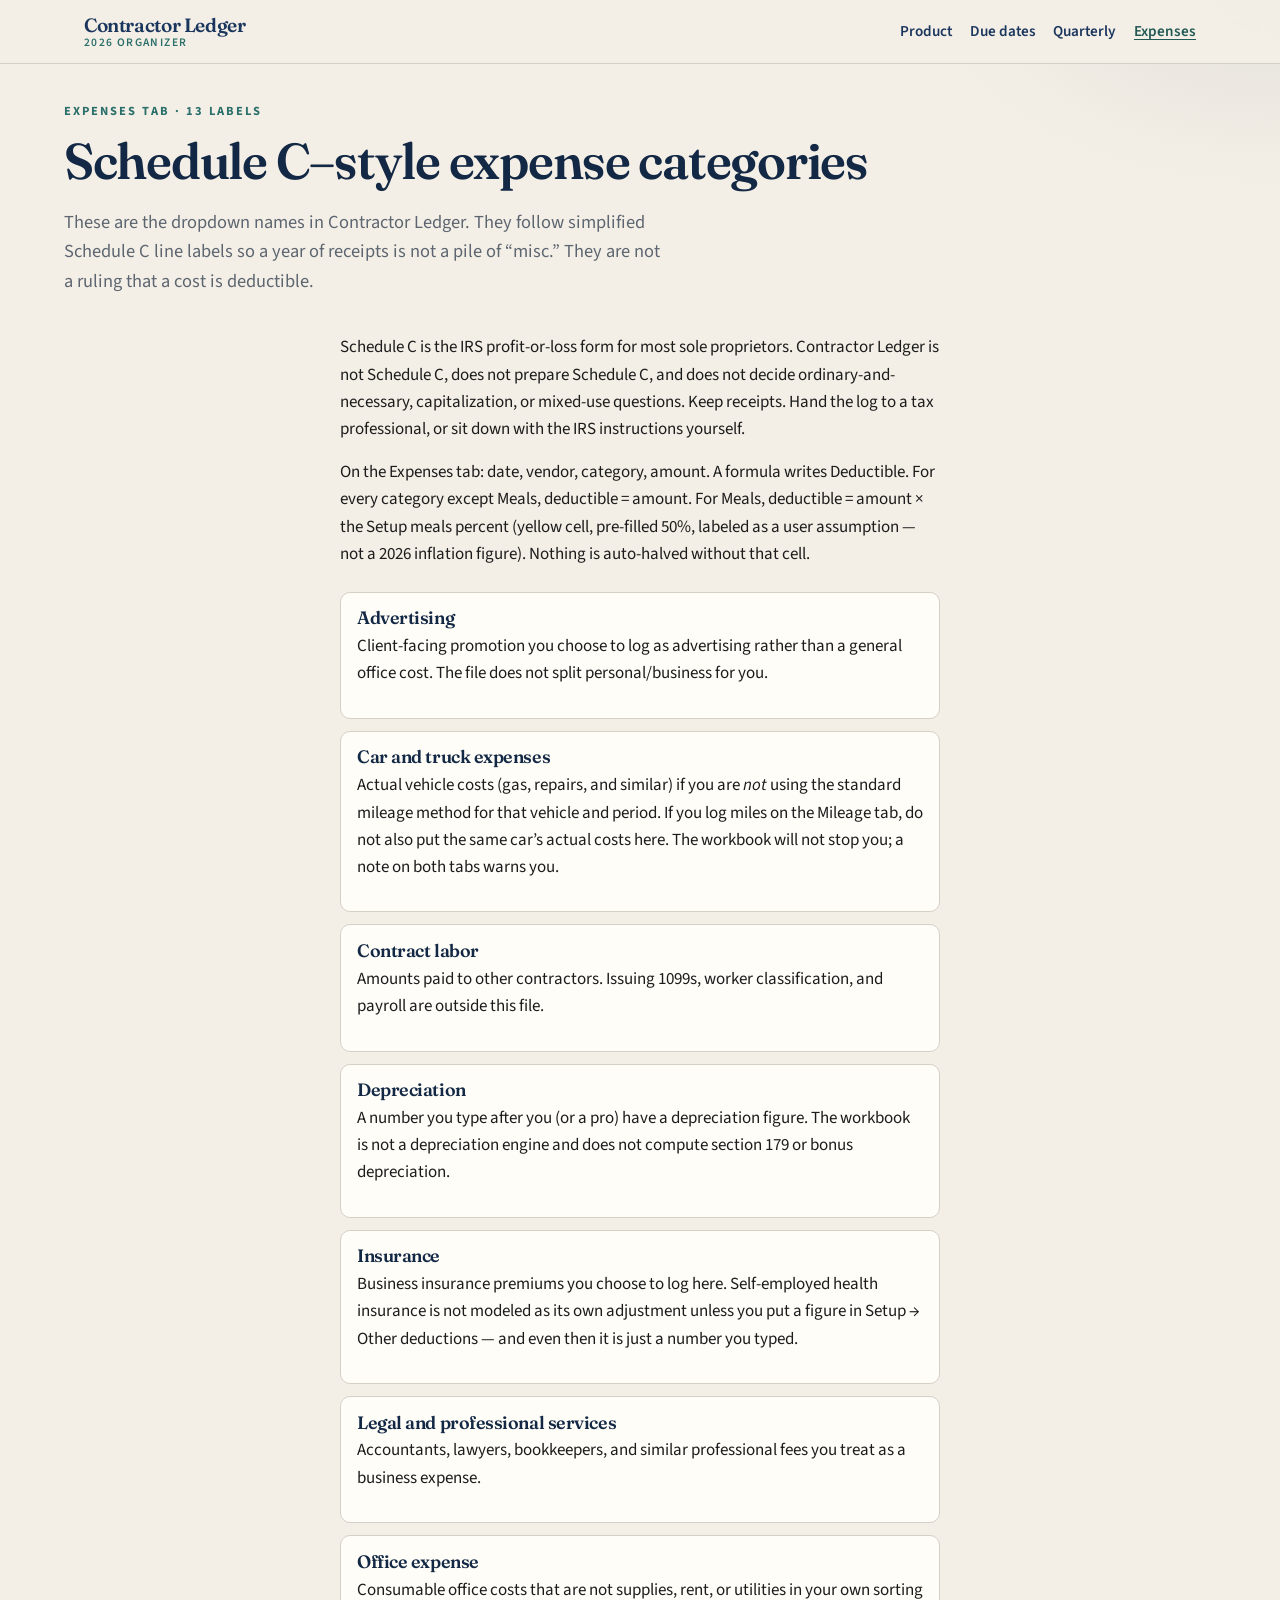
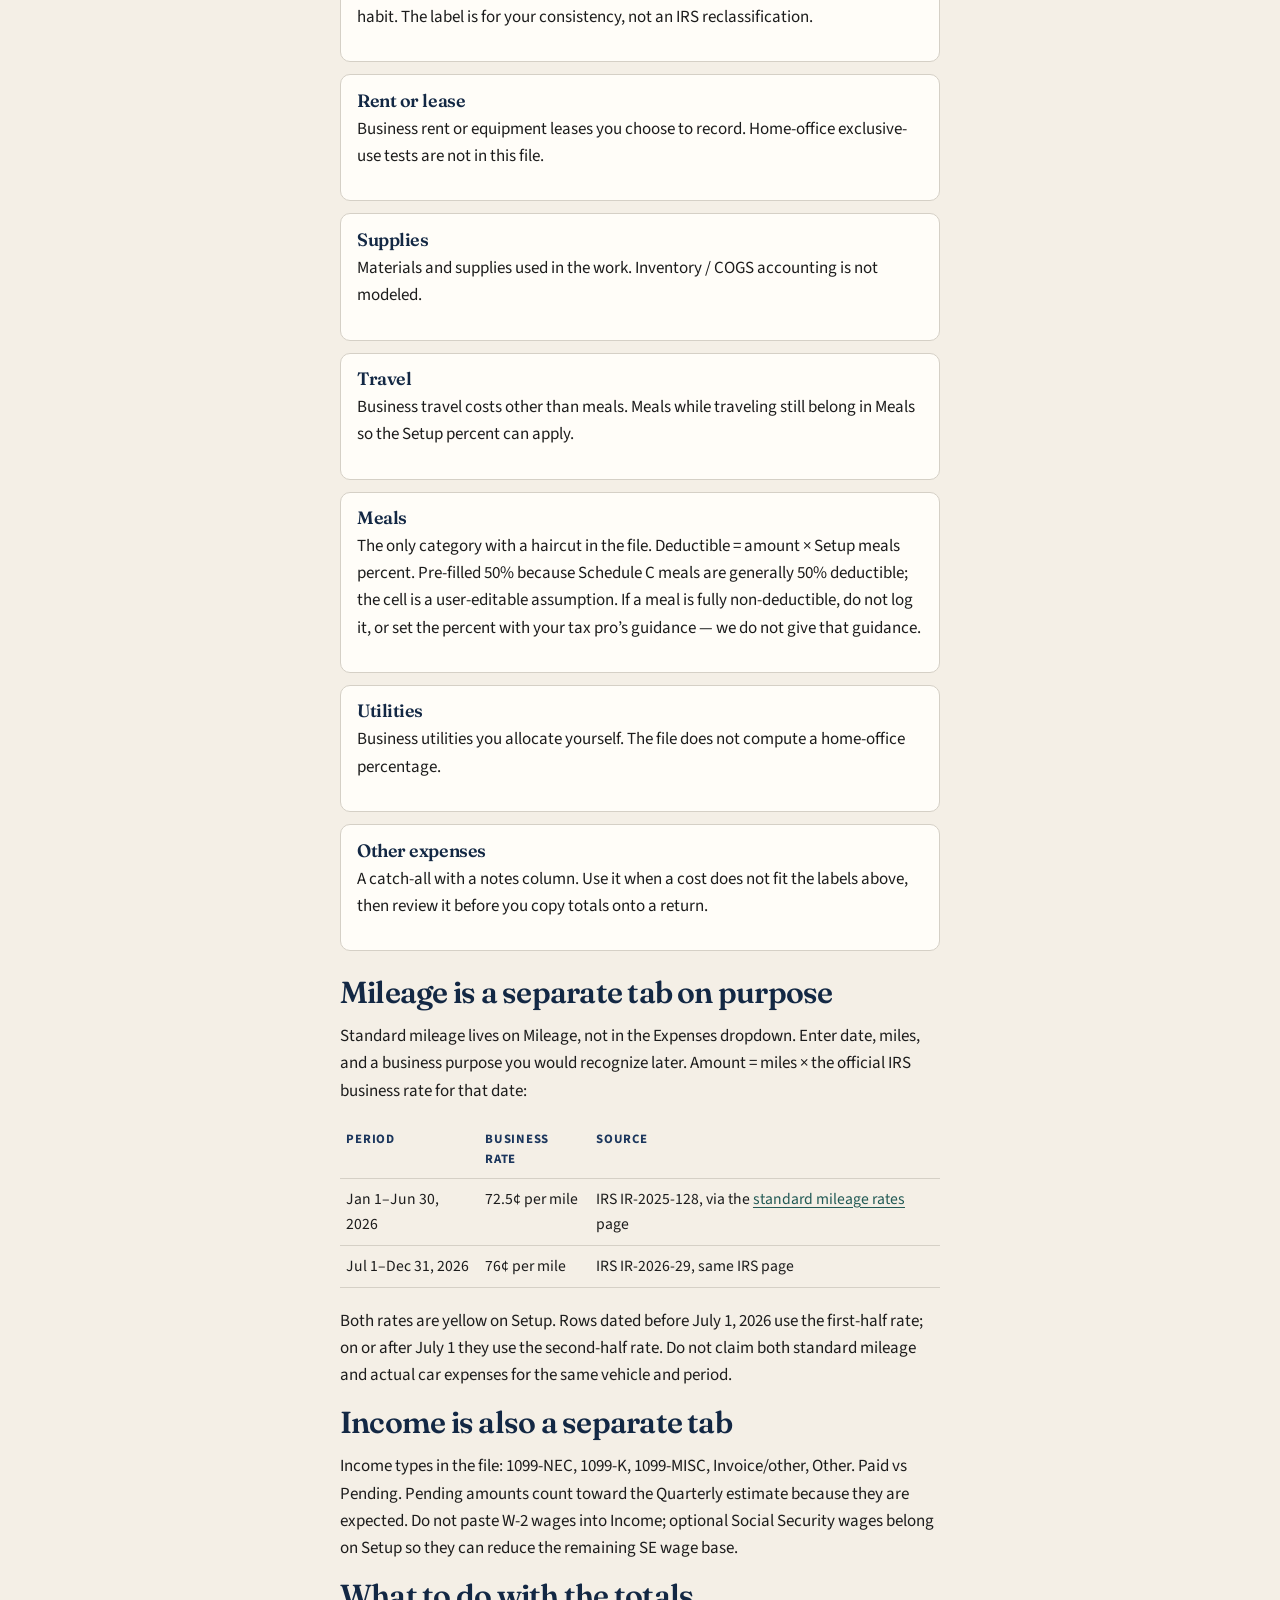
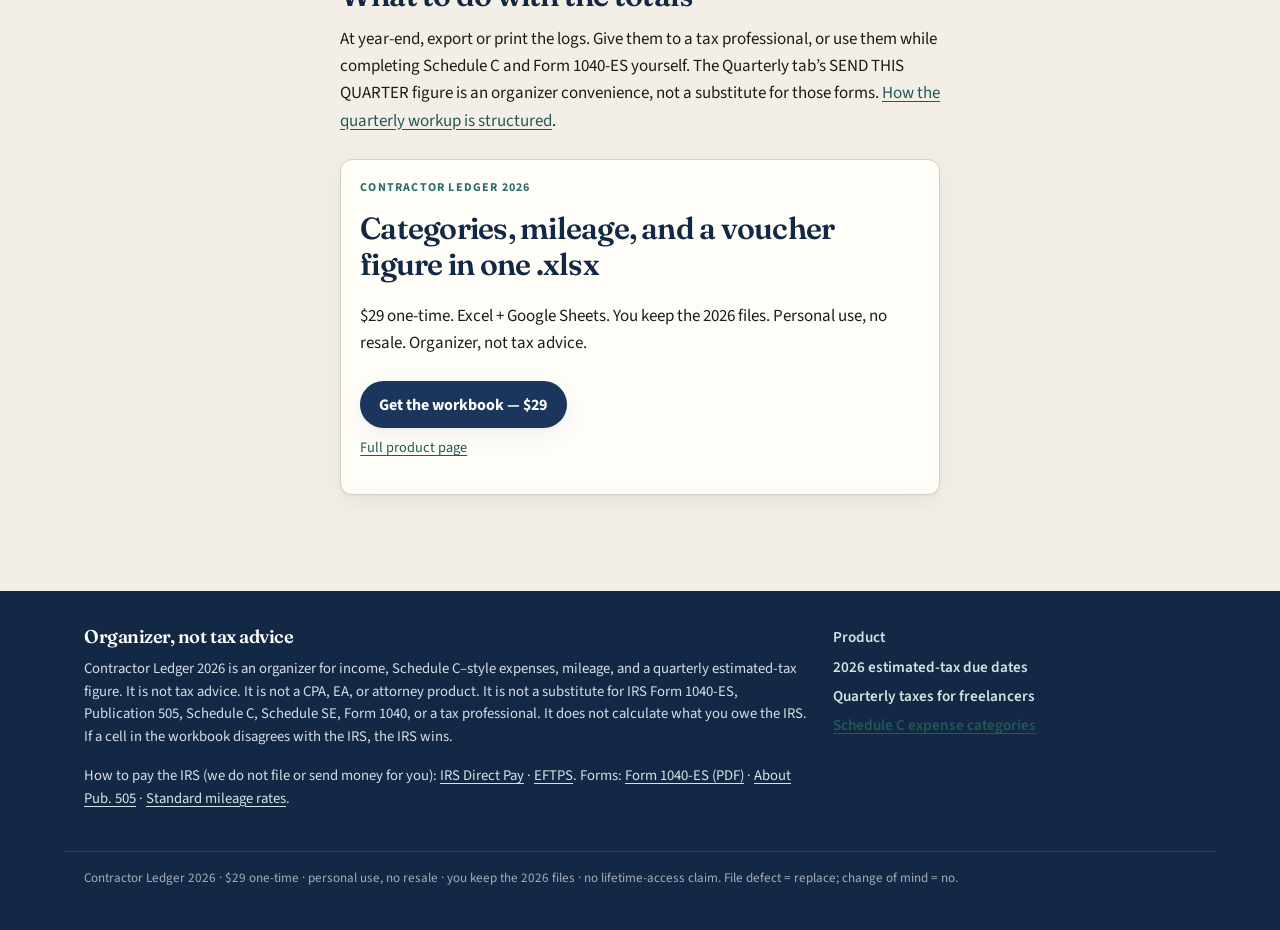
<file: schedule-c-expense-categories.html>
<!DOCTYPE html>
<html lang="en">
<head>
  <meta charset="utf-8">
  <meta name="viewport" content="width=device-width, initial-scale=1">
  <title>Schedule C expense categories for 1099 contractors — organizer labels</title>
  <meta name="description" content="The Schedule C–style expense categories in Contractor Ledger 2026, plus meals percent and the mileage vs. actual-car note. Simplified labels, not a deductibility ruling. Not tax advice.">
  <link rel="icon" href="img/favicon.svg" type="image/svg+xml">
  <link rel="preconnect" href="https://fonts.googleapis.com">
  <link rel="preconnect" href="https://fonts.gstatic.com" crossorigin>
  <link href="https://fonts.googleapis.com/css2?family=Fraunces:opsz,wght@9..144,500;9..144,600;9..144,700&family=Source+Sans+3:ital,wght@0,400;0,600;0,700;1,400&display=swap" rel="stylesheet">
  <link rel="stylesheet" href="styles.css">
</head>
<body>
  <a class="skip" href="#main">Skip to content</a>
  <header class="site-header">
    <div class="header-inner">
      <a class="wordmark" href="index.html">
        <strong>Contractor Ledger</strong>
        <span>2026 organizer</span>
      </a>
      <nav aria-label="Primary">
        <a href="index.html">Product</a>
        <a href="2026-estimated-tax-due-dates.html">Due dates</a>
        <a href="how-to-calculate-quarterly-taxes-freelancer.html">Quarterly</a>
        <a href="schedule-c-expense-categories.html" aria-current="page">Expenses</a>
      </nav>
    </div>
  </header>

  <main id="main">
    <div class="wrap article-hero">
      <p class="eyebrow">Expenses tab · 13 labels</p>
      <h1>Schedule C–style expense categories</h1>
      <p class="lede">These are the dropdown names in Contractor Ledger. They follow simplified Schedule C line labels so a year of receipts is not a pile of “misc.” They are not a ruling that a cost is deductible.</p>
    </div>

    <div class="wrap article">
      <p>Schedule C is the IRS profit-or-loss form for most sole proprietors. Contractor Ledger is not Schedule C, does not prepare Schedule C, and does not decide ordinary-and-necessary, capitalization, or mixed-use questions. Keep receipts. Hand the log to a tax professional, or sit down with the IRS instructions yourself.</p>
      <p>On the Expenses tab: date, vendor, category, amount. A formula writes Deductible. For every category except Meals, deductible = amount. For Meals, deductible = amount × the Setup meals percent (yellow cell, pre-filled 50%, labeled as a user assumption — not a 2026 inflation figure). Nothing is auto-halved without that cell.</p>

      <div class="cat" style="margin:1.5rem 0;">
        <article>
          <h3>Advertising</h3>
          <p>Client-facing promotion you choose to log as advertising rather than a general office cost. The file does not split personal/business for you.</p>
        </article>
        <article>
          <h3>Car and truck expenses</h3>
          <p>Actual vehicle costs (gas, repairs, and similar) if you are <em>not</em> using the standard mileage method for that vehicle and period. If you log miles on the Mileage tab, do not also put the same car’s actual costs here. The workbook will not stop you; a note on both tabs warns you.</p>
        </article>
        <article>
          <h3>Contract labor</h3>
          <p>Amounts paid to other contractors. Issuing 1099s, worker classification, and payroll are outside this file.</p>
        </article>
        <article>
          <h3>Depreciation</h3>
          <p>A number you type after you (or a pro) have a depreciation figure. The workbook is not a depreciation engine and does not compute section 179 or bonus depreciation.</p>
        </article>
        <article>
          <h3>Insurance</h3>
          <p>Business insurance premiums you choose to log here. Self-employed health insurance is not modeled as its own adjustment unless you put a figure in Setup → Other deductions — and even then it is just a number you typed.</p>
        </article>
        <article>
          <h3>Legal and professional services</h3>
          <p>Accountants, lawyers, bookkeepers, and similar professional fees you treat as a business expense.</p>
        </article>
        <article>
          <h3>Office expense</h3>
          <p>Consumable office costs that are not supplies, rent, or utilities in your own sorting habit. The label is for your consistency, not an IRS reclassification.</p>
        </article>
        <article>
          <h3>Rent or lease</h3>
          <p>Business rent or equipment leases you choose to record. Home-office exclusive-use tests are not in this file.</p>
        </article>
        <article>
          <h3>Supplies</h3>
          <p>Materials and supplies used in the work. Inventory / COGS accounting is not modeled.</p>
        </article>
        <article>
          <h3>Travel</h3>
          <p>Business travel costs other than meals. Meals while traveling still belong in Meals so the Setup percent can apply.</p>
        </article>
        <article>
          <h3>Meals</h3>
          <p>The only category with a haircut in the file. Deductible = amount × Setup meals percent. Pre-filled 50% because Schedule C meals are generally 50% deductible; the cell is a user-editable assumption. If a meal is fully non-deductible, do not log it, or set the percent with your tax pro’s guidance — we do not give that guidance.</p>
        </article>
        <article>
          <h3>Utilities</h3>
          <p>Business utilities you allocate yourself. The file does not compute a home-office percentage.</p>
        </article>
        <article>
          <h3>Other expenses</h3>
          <p>A catch-all with a notes column. Use it when a cost does not fit the labels above, then review it before you copy totals onto a return.</p>
        </article>
      </div>

      <h2>Mileage is a separate tab on purpose</h2>
      <p>Standard mileage lives on Mileage, not in the Expenses dropdown. Enter date, miles, and a business purpose you would recognize later. Amount = miles × the official IRS business rate for that date:</p>
      <table>
        <thead>
          <tr><th>Period</th><th>Business rate</th><th>Source</th></tr>
        </thead>
        <tbody>
          <tr>
            <td>Jan 1–Jun 30, 2026</td>
            <td>72.5¢ per mile</td>
            <td>IRS IR-2025-128, via the <a href="https://www.irs.gov/tax-professionals/standard-mileage-rates">standard mileage rates</a> page</td>
          </tr>
          <tr>
            <td>Jul 1–Dec 31, 2026</td>
            <td>76¢ per mile</td>
            <td>IRS IR-2026-29, same IRS page</td>
          </tr>
        </tbody>
      </table>
      <p>Both rates are yellow on Setup. Rows dated before July 1, 2026 use the first-half rate; on or after July 1 they use the second-half rate. Do not claim both standard mileage and actual car expenses for the same vehicle and period.</p>

      <h2>Income is also a separate tab</h2>
      <p>Income types in the file: 1099-NEC, 1099-K, 1099-MISC, Invoice/other, Other. Paid vs Pending. Pending amounts count toward the Quarterly estimate because they are expected. Do not paste W-2 wages into Income; optional Social Security wages belong on Setup so they can reduce the remaining SE wage base.</p>

      <h2>What to do with the totals</h2>
      <p>At year-end, export or print the logs. Give them to a tax professional, or use them while completing Schedule C and Form 1040-ES yourself. The Quarterly tab’s SEND THIS QUARTER figure is an organizer convenience, not a substitute for those forms. <a href="how-to-calculate-quarterly-taxes-freelancer.html">How the quarterly workup is structured</a>.</p>

      <div class="card buy-wrap" style="margin:1.5rem 0 2rem;">
        <p class="kicker">Contractor Ledger 2026</p>
        <h2>Categories, mileage, and a voucher figure in one .xlsx</h2>
        <p>$29 one-time. Excel + Google Sheets. You keep the 2026 files. Personal use, no resale. Organizer, not tax advice.</p>
        <button type="button" class="btn" data-buy>Get the workbook — $29</button>
        <p class="fine"><a href="index.html">Full product page</a></p>
      </div>
    </div>
  </main>

  <footer class="disclaimer">
    <div class="wrap cols">
      <div>
        <h2>Organizer, not tax advice</h2>
        <p>Contractor Ledger 2026 is an organizer for income, Schedule C–style expenses, mileage, and a quarterly estimated-tax figure. It is not tax advice. It is not a CPA, EA, or attorney product. It is not a substitute for IRS Form 1040-ES, Publication 505, Schedule C, Schedule SE, Form 1040, or a tax professional. It does not calculate what you owe the IRS. If a cell in the workbook disagrees with the IRS, the IRS wins.</p>
        <p>How to pay the IRS (we do not file or send money for you): <a href="https://www.irs.gov/payments/direct-pay">IRS Direct Pay</a> · <a href="https://www.eftps.gov/">EFTPS</a>. Forms: <a href="https://www.irs.gov/pub/irs-pdf/f1040es.pdf">Form 1040-ES (PDF)</a> · <a href="https://www.irs.gov/forms-pubs/about-publication-505">About Pub. 505</a> · <a href="https://www.irs.gov/tax-professionals/standard-mileage-rates">Standard mileage rates</a>.</p>
      </div>
      <nav class="foot-nav" aria-label="Footer">
        <a href="index.html">Product</a>
        <a href="2026-estimated-tax-due-dates.html">2026 estimated-tax due dates</a>
        <a href="how-to-calculate-quarterly-taxes-freelancer.html">Quarterly taxes for freelancers</a>
        <a href="schedule-c-expense-categories.html" aria-current="page">Schedule C expense categories</a>
      </nav>
    </div>
    <div class="wrap legal">
      Contractor Ledger 2026 · $29 one-time · personal use, no resale · you keep the 2026 files · no lifetime-access claim. File defect = replace; change of mind = no.
    </div>
  </footer>
  <script src="config.js"></script>
  <script src="site.js"></script>
</body>
</html>
</file>
<file: styles.css>
/* Contractor Ledger 2026 — marketing site
   Navy + teal on paper. One accent. Mobile-first. No framework. */

:root {
  --navy: #1b365d;
  --navy-ink: #132844;
  --teal: #2a6f6a;
  --teal-deep: #215954;
  --paper: #f4efe6;
  --paper-2: #ebe4d6;
  --card: #fffdf8;
  --ink: #1c1c1c;
  --muted: #5c6570;
  --line: #d5d0c6;
  --gold: #b08a3c;
  --focus: #2a6f6a;
  --shadow: 0 1px 2px rgba(27, 54, 93, 0.06), 0 8px 24px rgba(27, 54, 93, 0.06);
  --radius: 12px;
  --max: 72rem;
  --prose: 40rem;
  --serif: "Fraunces", "Iowan Old Style", "Palatino Linotype", Palatino, Georgia, serif;
  --sans: "Source Sans 3", "Source Sans Pro", "Segoe UI", system-ui, sans-serif;
}

*,
*::before,
*::after { box-sizing: border-box; }

html { scroll-behavior: smooth; }

body {
  margin: 0;
  color: var(--ink);
  font-family: var(--sans);
  font-size: 1.0625rem;
  line-height: 1.6;
  background:
    radial-gradient(900px 420px at 0% -5%, rgba(42, 111, 106, 0.09), transparent 55%),
    radial-gradient(700px 380px at 100% 0%, rgba(27, 54, 93, 0.07), transparent 50%),
    var(--paper);
  -webkit-font-smoothing: antialiased;
}

img { max-width: 100%; height: auto; display: block; }

a {
  color: var(--teal-deep);
  text-underline-offset: 0.18em;
}
a:hover { color: var(--navy); }

:focus-visible {
  outline: 2px solid var(--focus);
  outline-offset: 3px;
}

.skip {
  position: absolute;
  left: 0.75rem;
  top: -3rem;
  background: var(--navy);
  color: #fff;
  padding: 0.5rem 0.85rem;
  z-index: 20;
}
.skip:focus { top: 0.75rem; }

/* Header */
.site-header {
  border-bottom: 1px solid var(--line);
  background: rgba(244, 239, 230, 0.92);
  backdrop-filter: blur(8px);
  position: sticky;
  top: 0;
  z-index: 10;
}
.header-inner {
  max-width: var(--max);
  margin: 0 auto;
  padding: 0.85rem 1.25rem;
  display: flex;
  flex-wrap: wrap;
  align-items: center;
  justify-content: space-between;
  gap: 0.75rem 1.5rem;
}
.wordmark {
  text-decoration: none;
  color: var(--navy);
  display: flex;
  flex-direction: column;
  line-height: 1.15;
}
.wordmark strong {
  font-family: var(--serif);
  font-weight: 600;
  font-size: 1.2rem;
  letter-spacing: -0.02em;
}
.wordmark span {
  font-size: 0.72rem;
  letter-spacing: 0.12em;
  text-transform: uppercase;
  color: var(--teal);
  font-weight: 600;
}
nav {
  display: flex;
  flex-wrap: wrap;
  gap: 0.35rem 1.1rem;
  font-size: 0.95rem;
}
nav a {
  color: var(--navy);
  text-decoration: none;
  font-weight: 600;
}
nav a:hover,
nav a[aria-current="page"] {
  color: var(--teal-deep);
  text-decoration: underline;
}

/* Layout */
.wrap {
  max-width: var(--max);
  margin: 0 auto;
  padding: 0 1.25rem;
}
.prose { max-width: var(--prose); }
main { padding-bottom: 4rem; }

.hero {
  padding: 2.5rem 0 1.5rem;
  display: grid;
  gap: 2rem;
}
@media (min-width: 860px) {
  .hero {
    grid-template-columns: 1.05fr 0.95fr;
    align-items: center;
    padding-top: 3.25rem;
  }
}

.eyebrow {
  font-size: 0.78rem;
  letter-spacing: 0.16em;
  text-transform: uppercase;
  font-weight: 700;
  color: var(--teal);
  margin: 0 0 0.65rem;
}
h1, h2, h3 {
  font-family: var(--serif);
  font-weight: 600;
  color: var(--navy-ink);
  letter-spacing: -0.025em;
  line-height: 1.18;
}
h1 {
  font-size: clamp(2rem, 4.6vw, 3.15rem);
  margin: 0 0 1rem;
}
h2 {
  font-size: clamp(1.45rem, 2.6vw, 1.9rem);
  margin: 0 0 0.75rem;
}
h3 {
  font-size: 1.2rem;
  margin: 1.4rem 0 0.4rem;
}
.lede {
  font-size: 1.15rem;
  color: var(--muted);
  margin: 0 0 1.4rem;
  max-width: 38rem;
}
p { margin: 0 0 1rem; }
.muted { color: var(--muted); }
.fine {
  font-size: 0.9rem;
  color: var(--muted);
}

/* Buttons / buy */
.buy-wrap { display: flex; flex-direction: column; align-items: flex-start; gap: 0.5rem; }
.btn-row { display: flex; flex-wrap: wrap; gap: 0.75rem; align-items: center; }
.btn {
  appearance: none;
  border: 0;
  cursor: pointer;
  font-family: var(--sans);
  font-weight: 700;
  font-size: 1rem;
  text-decoration: none;
  display: inline-flex;
  align-items: center;
  justify-content: center;
  gap: 0.4rem;
  padding: 0.78rem 1.2rem;
  border-radius: 999px;
  background: var(--navy);
  color: #fff;
  box-shadow: var(--shadow);
}
.btn:hover { background: var(--navy-ink); color: #fff; }
.btn-ghost {
  background: transparent;
  color: var(--navy);
  box-shadow: none;
  border: 1px solid var(--line);
}
.btn-ghost:hover { background: var(--paper-2); color: var(--navy); }
.price-mark {
  font-variant-numeric: tabular-nums;
  font-weight: 700;
}
.checkout-note {
  margin: 0;
  font-size: 0.92rem;
  color: var(--teal-deep);
  background: #e7f0ee;
  border: 1px solid #c5d9d6;
  padding: 0.45rem 0.75rem;
  border-radius: 8px;
}

/* Product shot */
.shot {
  background: var(--navy);
  border-radius: var(--radius);
  padding: 0.7rem 0.7rem 0;
  box-shadow: var(--shadow);
  overflow: hidden;
}
.shot img {
  border-radius: 6px 6px 0 0;
  width: 100%;
}
.shot figcaption {
  color: rgba(255, 255, 255, 0.78);
  font-size: 0.78rem;
  padding: 0.65rem 0.85rem 0.8rem;
  line-height: 1.4;
}

/* Cards / sections */
section { padding: 2.25rem 0; }
.band {
  background: var(--card);
  border-top: 1px solid var(--line);
  border-bottom: 1px solid var(--line);
}
.card-grid {
  display: grid;
  gap: 1rem;
  grid-template-columns: 1fr;
}
@media (min-width: 640px) {
  .card-grid.cols-2 { grid-template-columns: 1fr 1fr; }
  .card-grid.cols-3 { grid-template-columns: 1fr 1fr 1fr; }
}
@media (min-width: 900px) {
  .card-grid.cols-4 { grid-template-columns: repeat(4, 1fr); }
}
.card {
  background: var(--card);
  border: 1px solid var(--line);
  border-radius: var(--radius);
  padding: 1.15rem 1.2rem 1.2rem;
  box-shadow: var(--shadow);
}
.band .card { background: #fff; }
.card h3 { margin-top: 0.2rem; }
.kicker {
  font-size: 0.75rem;
  letter-spacing: 0.1em;
  text-transform: uppercase;
  font-weight: 700;
  color: var(--teal);
  margin: 0 0 0.35rem;
}

.tab-list {
  display: grid;
  gap: 0.65rem;
}
@media (min-width: 700px) {
  .tab-list { grid-template-columns: 1fr 1fr; }
}
.tab-row {
  display: grid;
  grid-template-columns: 7.5rem 1fr;
  gap: 0.85rem;
  padding: 0.85rem 1rem;
  background: var(--card);
  border: 1px solid var(--line);
  border-radius: 10px;
}
.tab-row strong {
  font-family: var(--serif);
  color: var(--navy);
  font-size: 1.02rem;
}

/* Dates */
.dates {
  display: grid;
  gap: 0.75rem;
}
@media (min-width: 720px) {
  .dates { grid-template-columns: repeat(4, 1fr); }
}
.date-card {
  background: var(--card);
  border: 1px solid var(--line);
  border-radius: var(--radius);
  padding: 1rem 1.05rem 1.1rem;
  display: flex;
  flex-direction: column;
  gap: 0.25rem;
}
.date-card.hook {
  border-color: var(--teal);
  box-shadow: 0 0 0 1px var(--teal);
  background: #f3f8f7;
}
.date-card .q {
  font-size: 0.75rem;
  letter-spacing: 0.12em;
  text-transform: uppercase;
  font-weight: 700;
  color: var(--teal);
}
.date-card .when {
  font-family: var(--serif);
  font-size: 1.35rem;
  color: var(--navy);
  font-variant-numeric: tabular-nums;
  line-height: 1.2;
}
.date-card .period { font-size: 0.88rem; color: var(--muted); }

.callout {
  background: var(--navy);
  color: #eef2f6;
  border-radius: var(--radius);
  padding: 1.35rem 1.4rem;
}
.callout h2, .callout h3 { color: #fff; }
.callout a { color: #cfe7e4; }
.callout .fine { color: rgba(255,255,255,0.72); }

.price-block {
  display: grid;
  gap: 1.25rem;
  align-items: center;
}
@media (min-width: 700px) {
  .price-block { grid-template-columns: 1fr 1fr; }
}
.price-num {
  font-family: var(--serif);
  font-size: clamp(3rem, 7vw, 4.5rem);
  color: var(--navy);
  line-height: 0.95;
  margin: 0;
  font-variant-numeric: tabular-nums;
}
.price-num span {
  font-size: 0.38em;
  color: var(--gold);
  font-weight: 600;
  letter-spacing: 0.04em;
}

/* FAQ */
.faq details {
  border-bottom: 1px solid var(--line);
  padding: 0.7rem 0;
}
.faq summary {
  cursor: pointer;
  font-weight: 700;
  color: var(--navy);
  list-style: none;
  display: flex;
  justify-content: space-between;
  gap: 1rem;
}
.faq summary::-webkit-details-marker { display: none; }
.faq summary::after {
  content: "+";
  color: var(--teal);
  font-weight: 400;
  font-size: 1.3rem;
  line-height: 1;
}
.faq details[open] summary::after { content: "–"; }
.faq details p { margin: 0.6rem 0 0.4rem; max-width: 40rem; }

/* Article */
.article-hero { padding: 2.4rem 0 0.5rem; }
.article {
  max-width: var(--prose);
  padding-top: 0.5rem;
}
.article ul, .article ol { padding-left: 1.2rem; margin: 0 0 1.1rem; }
.article li { margin: 0.3rem 0; }
.article table {
  width: 100%;
  border-collapse: collapse;
  font-size: 0.98rem;
  margin: 0 0 1.25rem;
  font-variant-numeric: tabular-nums;
}
.article th, .article td {
  text-align: left;
  border-bottom: 1px solid var(--line);
  padding: 0.5rem 0.4rem;
  vertical-align: top;
}
.article th { color: var(--navy); font-size: 0.8rem; letter-spacing: 0.06em; text-transform: uppercase; }
.note {
  background: var(--paper-2);
  border-left: 3px solid var(--teal);
  padding: 0.85rem 1rem;
  margin: 0 0 1.2rem;
  border-radius: 0 8px 8px 0;
}

/* Categories */
.cat {
  display: grid;
  gap: 0.75rem;
}
.cat article {
  background: var(--card);
  border: 1px solid var(--line);
  border-radius: 10px;
  padding: 0.9rem 1rem;
}
.cat h3 { margin: 0 0 0.3rem; font-size: 1.12rem; }

/* Footer / disclaimer */
.disclaimer {
  background: var(--navy-ink);
  color: #d7dde6;
  padding: 2.2rem 0 2.6rem;
  font-size: 0.92rem;
  line-height: 1.55;
}
.disclaimer h2 {
  color: #fff;
  font-size: 1.15rem;
  margin-bottom: 0.6rem;
}
.disclaimer a { color: #cfe7e4; }
.disclaimer .cols {
  display: grid;
  gap: 1.5rem;
}
@media (min-width: 720px) {
  .disclaimer .cols { grid-template-columns: 2fr 1fr; }
}
.foot-nav {
  display: flex;
  flex-direction: column;
  gap: 0.35rem;
}
.legal {
  margin-top: 1.5rem;
  padding-top: 1rem;
  border-top: 1px solid rgba(255,255,255,0.12);
  font-size: 0.82rem;
  color: rgba(255,255,255,0.62);
}

.sr-only {
  position: absolute;
  width: 1px;
  height: 1px;
  padding: 0;
  margin: -1px;
  overflow: hidden;
  clip: rect(0,0,0,0);
  border: 0;
}

@media print {
  .site-header, .btn, .disclaimer nav { display: none; }
  body { background: #fff; }
  a { color: #000; }
}
</file>
